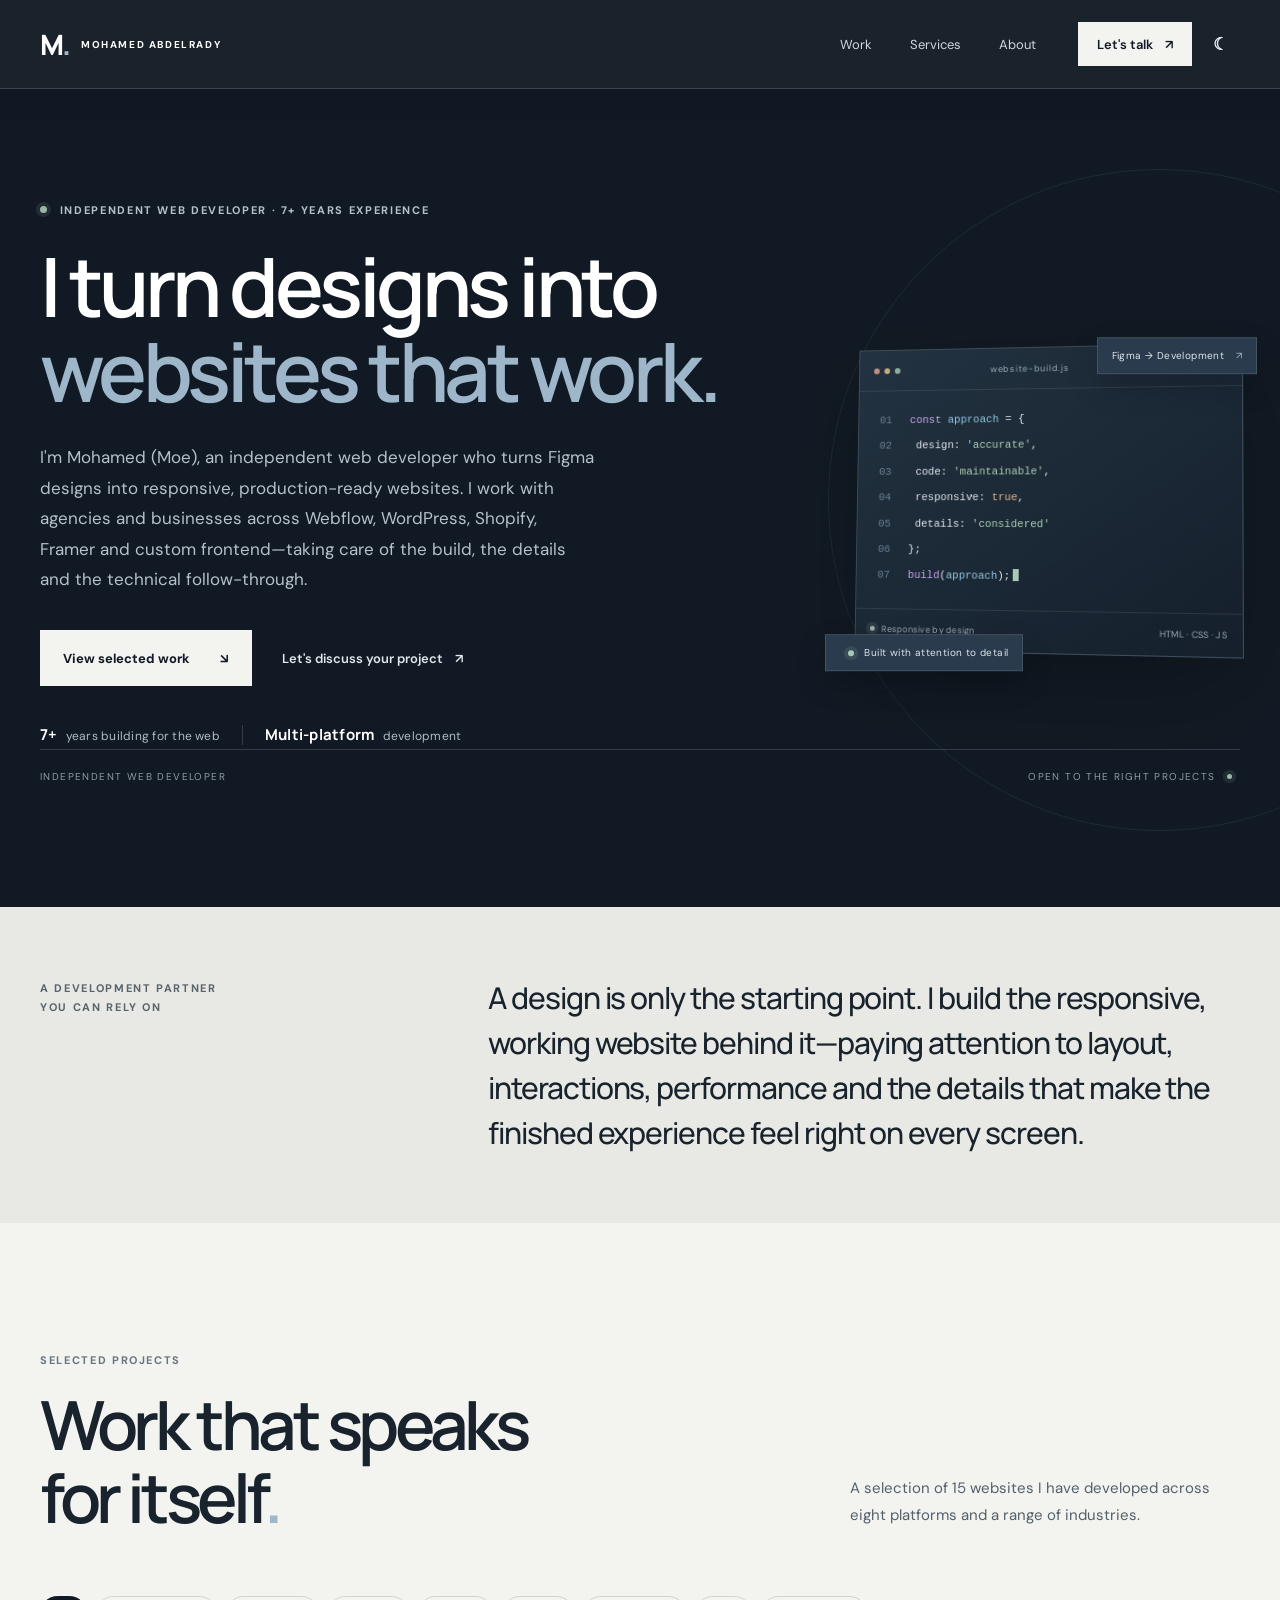
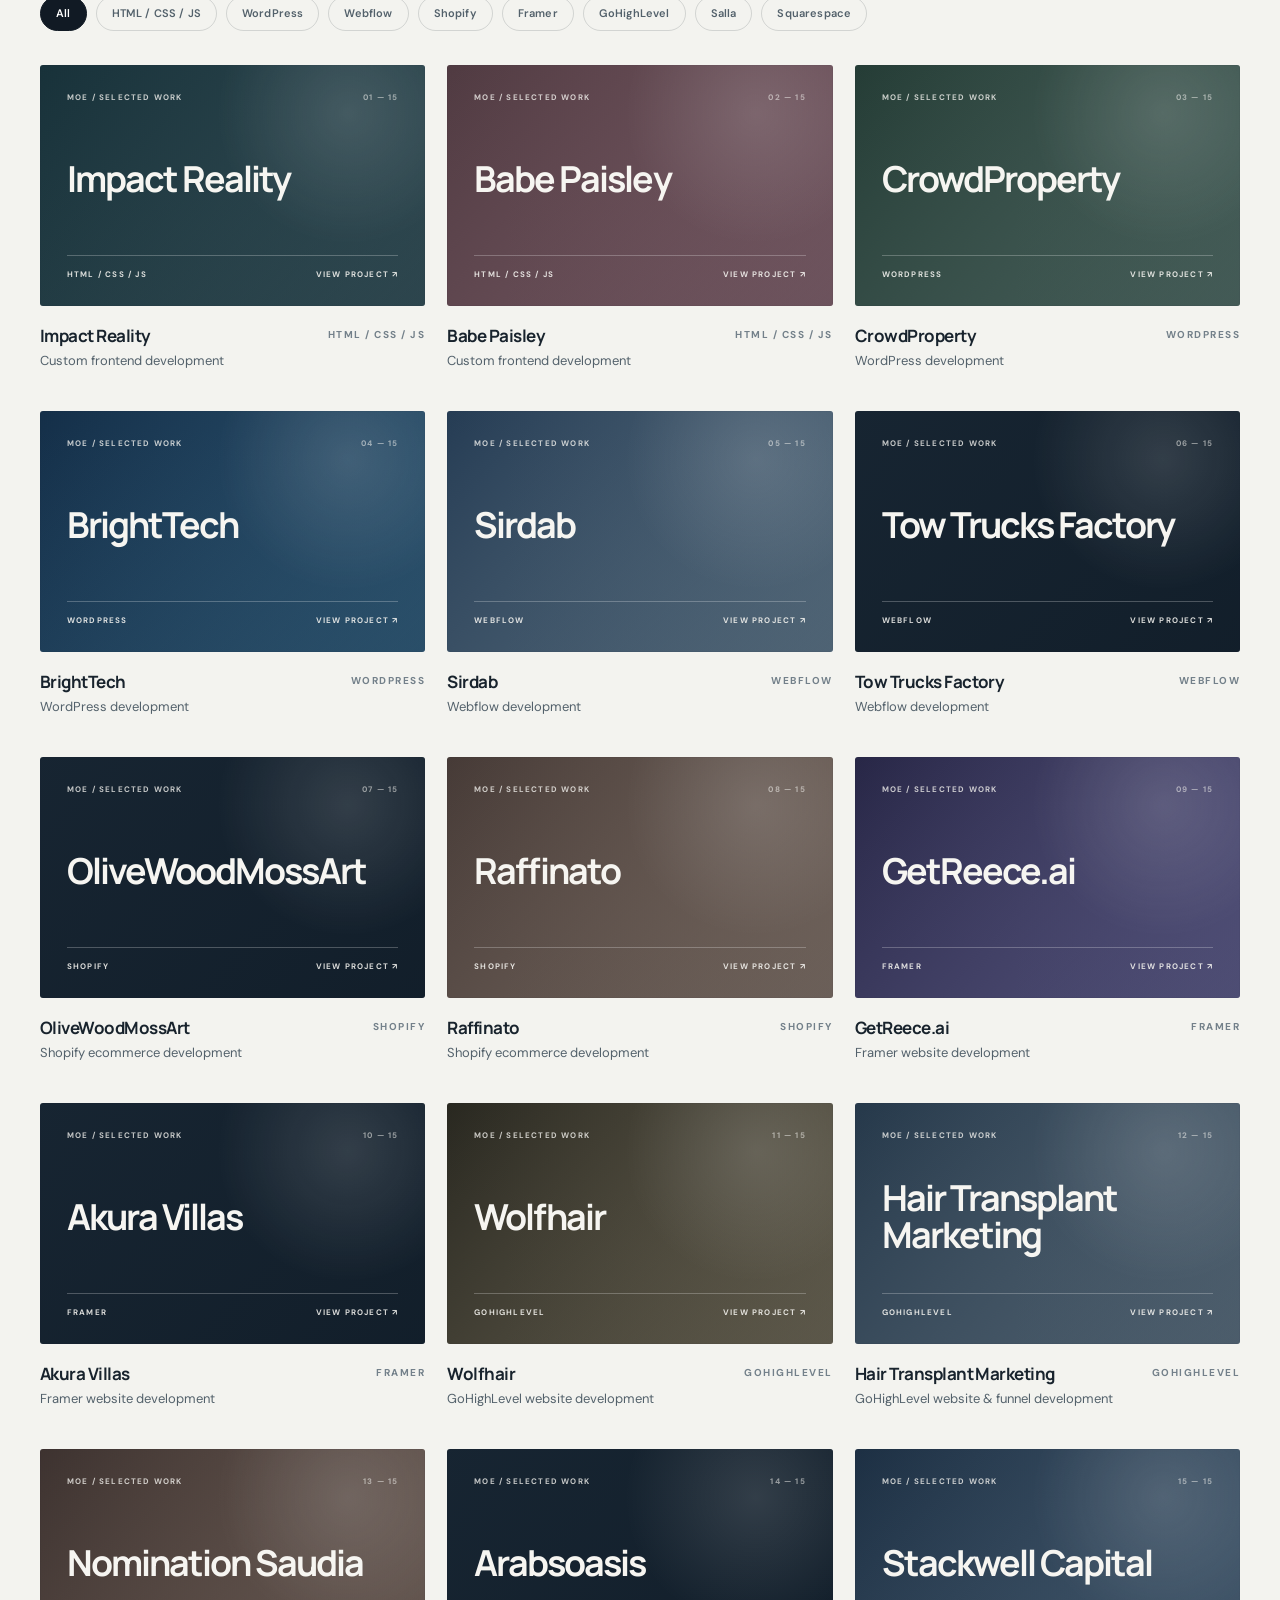
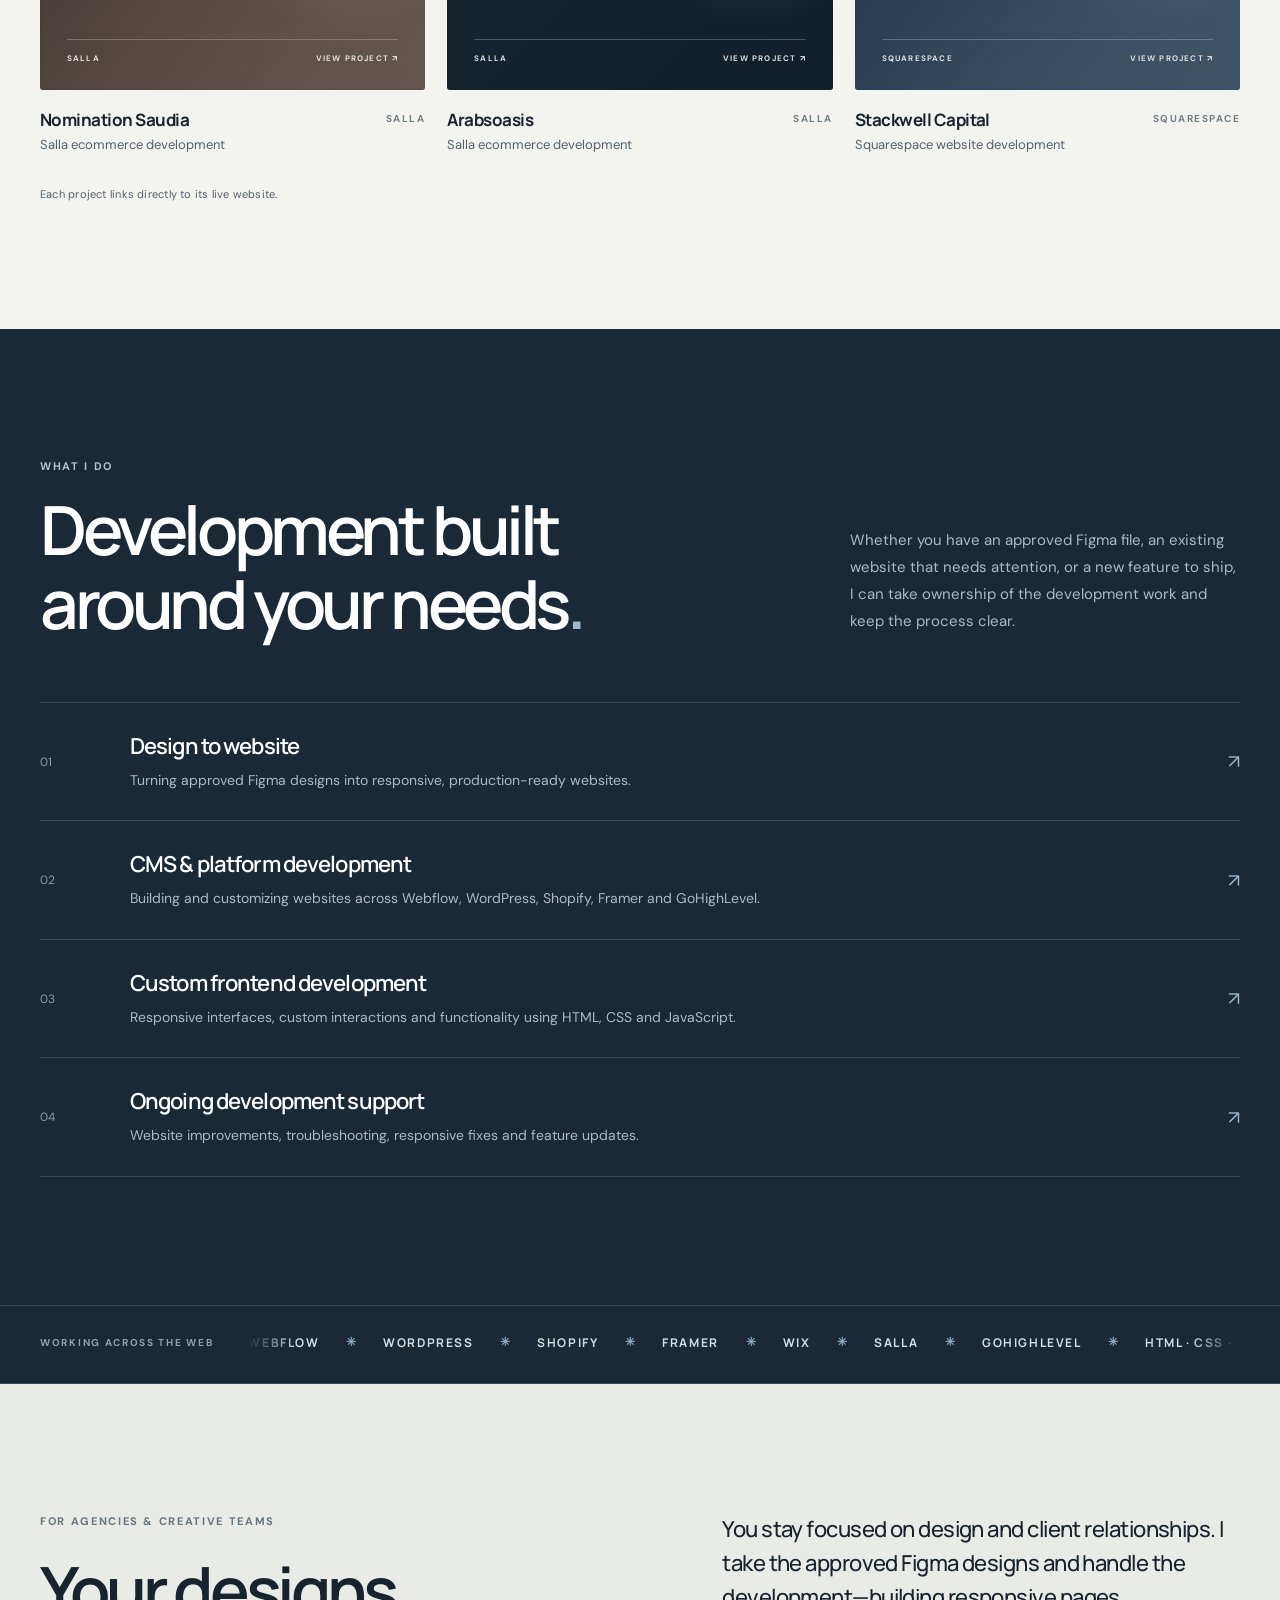
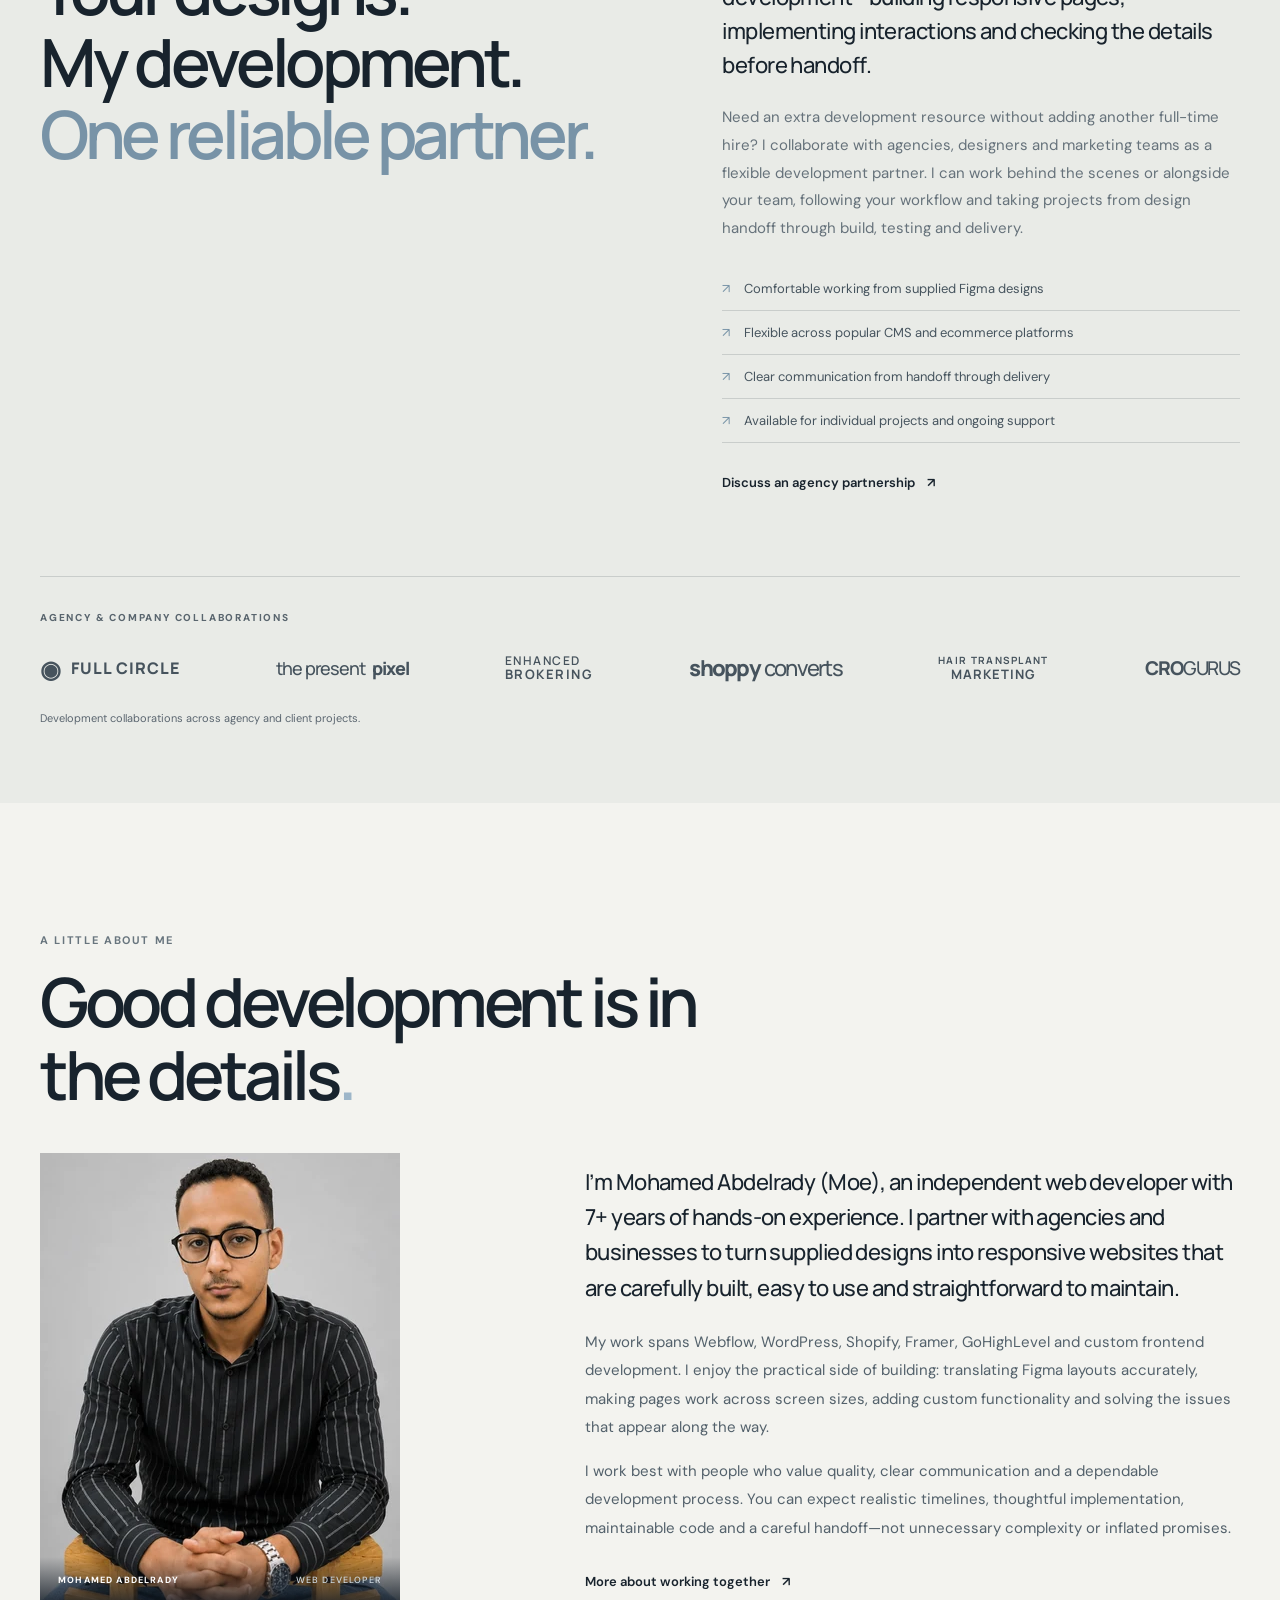
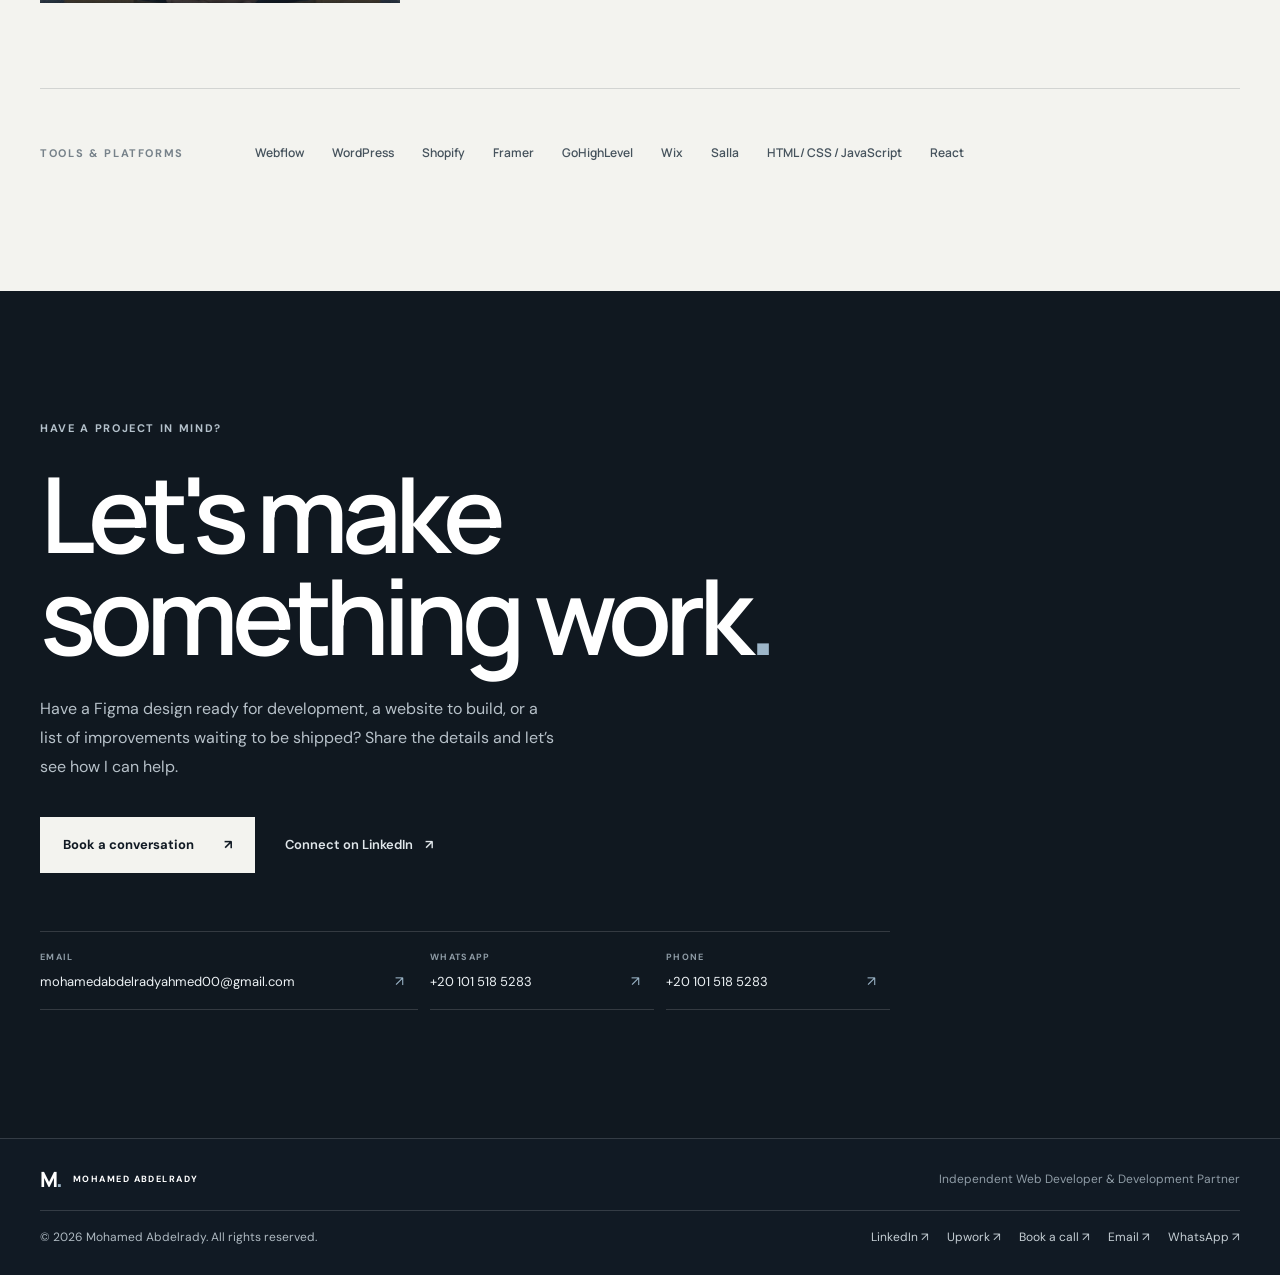
<file: index.html>
<!doctype html>
<html lang="en">
<head>
  <meta charset="utf-8">
  <meta name="viewport" content="width=device-width, initial-scale=1">
  <meta name="theme-color" content="#111a24">
  <meta name="robots" content="index,follow,max-image-preview:large">
  <link rel="canonical" href="https://mohamed-abdelrady.github.io/Personal-Brand/">
  <link rel="icon" href="assets/favicon.svg" type="image/svg+xml">
  <link rel="icon" href="assets/favicon-32.png" type="image/png" sizes="32x32">
  <link rel="icon" href="assets/favicon-16.png" type="image/png" sizes="16x16">
  <link rel="apple-touch-icon" href="assets/apple-touch-icon.png">
  <link rel="manifest" href="site.webmanifest">
  <meta property="og:site_name" content="Mohamed Abdelrady">
  <meta property="og:url" content="https://mohamed-abdelrady.github.io/Personal-Brand/">
  <meta property="og:image" content="https://mohamed-abdelrady.github.io/Personal-Brand/assets/images/og-cover.jpg">
  <meta property="og:image:secure_url" content="https://mohamed-abdelrady.github.io/Personal-Brand/assets/images/og-cover.jpg">
  <meta property="og:image:type" content="image/jpeg">
  <meta property="og:image:width" content="1200">
  <meta property="og:image:height" content="630">
  <meta property="og:image:alt" content="Mohamed Abdelrady — Web Developer and Development Partner">
  <meta property="og:locale" content="en_US">
  <meta name="twitter:card" content="summary_large_image">
  <meta name="twitter:title" content="Mohamed Abdelrady | Web Developer & Development Partner">
  <meta name="twitter:description" content="Figma-to-website development for agencies and businesses. Webflow, WordPress, Shopify, Framer, Wix, Salla and custom frontend.">
  <meta name="twitter:image" content="https://mohamed-abdelrady.github.io/Personal-Brand/assets/images/og-cover.jpg">
  <meta name="twitter:image:alt" content="Mohamed Abdelrady — Web Developer and Development Partner">
  <meta name="color-scheme" content="light dark">
  <meta name="description" content="Mohamed Abdelrady (Moe) is an independent web developer with 7+ years of experience, turning Figma designs into responsive websites using Webflow, WordPress, Shopify, Framer and custom frontend technologies.">
  <meta property="og:type" content="website">
  <meta property="og:title" content="Mohamed Abdelrady — Web Developer & Development Partner">
  <meta property="og:description" content="Figma to finished website. Reliable development for agencies and businesses.">
  <meta name="author" content="Mohamed Abdelrady">
  <title>Mohamed Abdelrady | Web Developer & Development Partner</title>
  <link rel="preconnect" href="https://fonts.googleapis.com">
  <link rel="preconnect" href="https://fonts.gstatic.com" crossorigin>
  <link href="https://fonts.googleapis.com/css2?family=DM+Sans:wght@400;500;600;700&family=Manrope:wght@400;500;600;700;800&display=swap" rel="stylesheet">
  <link rel="stylesheet" href="css/style.css">
  <script type="application/ld+json">
  {"@context":"https://schema.org","@type":"Person","name":"Mohamed Abdelrady","alternateName":"Moe","url":"https://mohamed-abdelrady.github.io/Personal-Brand/","jobTitle":"Web Developer & Development Partner","description":"Independent web developer helping agencies and businesses turn Figma designs into responsive websites.","email":"mohamedabdelradyahmed00@gmail.com","telephone":"+201015185283","sameAs":["https://www.linkedin.com/in/mohamed-abdelrady/","https://upwork.com/freelancers/moaburehab"],"knowsAbout":["Webflow development","WordPress development","Shopify development","Framer development","GoHighLevel","Frontend development","HTML","CSS","JavaScript","React"]}
  </script>
  <script src="js/main.js" defer></script>
</head>
<body>
  <header class="site-header" id="top">
    <div class="container nav-wrap">
      <a class="brand" href="#hero" aria-label="Mohamed Abdelrady home">
        <span class="brand-mark">M<span>.</span></span>
        <span class="brand-name">MOHAMED ABDELRADY</span>
      </a>

      <button class="menu-toggle" type="button" aria-label="Open navigation" aria-expanded="false" aria-controls="primary-nav">
        <span></span><span></span>
      </button>

      <nav class="primary-nav" id="primary-nav" aria-label="Main navigation">
        <div class="center-nav">
        <a href="#work">Work</a>
        <a href="#services">Services</a>
        <a href="#about">About</a>
        </div>
        <div class="right-nav">
        <a class="nav-contact" href="#contact">Let's talk <span aria-hidden="true">↗</span></a>
        <button class="theme-toggle" type="button" aria-label="Switch to dark mode" title="Switch to dark mode"><span class="theme-icon" aria-hidden="true">☾</span></button>
        </div>
      </nav>
    </div>
  </header>

  <main id="main-content">
    <section class="hero dark-section" aria-labelledby="hero-title" id="hero">
      <div class="container hero-inner">
        <div class="hero-copy">
          <p class="eyebrow"><span class="status-dot"></span> INDEPENDENT WEB DEVELOPER · 7+ YEARS EXPERIENCE</p>
          <h1 id="hero-title">I turn designs into<br><span>websites that work.</span></h1>
          <p class="hero-description">
            I'm Mohamed (Moe), an independent web developer who turns Figma designs into responsive, production-ready websites. I work with agencies and businesses across Webflow, WordPress, Shopify, Framer and custom frontend—taking care of the build, the details and the technical follow-through.
          </p>
          <div class="hero-actions">
            <a class="button button-light" href="#work">View selected work <span aria-hidden="true">↘</span></a>
            <a class="text-link light-link" href="#contact">Let's discuss your project <span aria-hidden="true">↗</span></a>
          </div>
          <div class="hero-proof">
            <span><strong>7+</strong> years building for the web</span>
            <span class="proof-divider"></span>
            <span><strong>Multi-platform</strong> development</span>
          </div>
        </div>

        <div class="hero-aside" aria-label="Development preview">
          <div class="code-card">
            <div class="code-card-top"><span class="window-dots"><i></i><i></i><i></i></span><span>website-build.js</span><span class="code-live">LIVE PREVIEW</span></div>
            <div class="code-lines" aria-hidden="true">
              <p><span class="code-muted">01</span> <span class="code-purple">const</span> <span class="code-blue">approach</span> = {</p>
              <p><span class="code-muted">02</span> &nbsp;design: <span class="code-green">'accurate'</span>,</p>
              <p><span class="code-muted">03</span> &nbsp;code: <span class="code-green">'maintainable'</span>,</p>
              <p><span class="code-muted">04</span> &nbsp;responsive: <span class="code-orange">true</span>,</p>
              <p><span class="code-muted">05</span> &nbsp;details: <span class="code-green">'considered'</span></p>
              <p><span class="code-muted">06</span> };</p>
              <p class="code-cursor-line"><span class="code-muted">07</span> <span class="code-purple">build</span>(<span class="code-blue">approach</span>);<span class="typing-cursor"></span></p>
            </div>
            <div class="code-card-bottom"><span><i class="status-dot"></i> Responsive by design</span><span>HTML · CSS · JS</span></div>
          </div>
          <div class="floating-tag tag-top">Figma → Development <span>↗</span></div>
          <div class="floating-tag tag-bottom"><span class="tag-pulse"></span> Built with attention to detail</div>
        </div>
        <div class="hero-bottom">
          <span>INDEPENDENT WEB DEVELOPER</span>
          <span>OPEN TO THE RIGHT PROJECTS <i class="status-dot"></i></span>
        </div>
      </div>
    </section>

    <section class="intro-strip">
      <div class="container intro-grid">
        <p class="section-kicker">A DEVELOPMENT PARTNER<br>YOU CAN RELY ON</p>
        <p class="intro-statement">A design is only the starting point. I build the responsive, working website behind it—paying attention to layout, interactions, performance and the details that make the finished experience feel right on every screen.</p>
      </div>
    </section>

    <section class="work-section light-section section-pad" id="work">
      <div class="container">
        <div class="section-heading">
          <div>
            <p class="eyebrow eyebrow-dark">SELECTED PROJECTS</p>
            <h2>Work that speaks<br>for itself<span class="accent-dot">.</span></h2>
          </div>
          <p class="section-note">A selection of 15 websites I have developed across eight platforms and a range of industries.</p>
        </div>
        <div class="project-filters" role="group" aria-label="Filter projects by platform"><button class="project-filter is-active" type="button" data-filter="All" aria-pressed="true">All</button>
<button class="project-filter" type="button" data-filter="HTML / CSS / JS" aria-pressed="false">HTML / CSS / JS</button>
<button class="project-filter" type="button" data-filter="WordPress" aria-pressed="false">WordPress</button>
<button class="project-filter" type="button" data-filter="Webflow" aria-pressed="false">Webflow</button>
<button class="project-filter" type="button" data-filter="Shopify" aria-pressed="false">Shopify</button>
<button class="project-filter" type="button" data-filter="Framer" aria-pressed="false">Framer</button>
<button class="project-filter" type="button" data-filter="GoHighLevel" aria-pressed="false">GoHighLevel</button>
<button class="project-filter" type="button" data-filter="Salla" aria-pressed="false">Salla</button>
<button class="project-filter" type="button" data-filter="Squarespace" aria-pressed="false">Squarespace</button></div>
        <div class="project-grid project-grid-expanded project-gallery"><article class="project-card" data-platform="HTML / CSS / JS">
  <a class="project-visual project-cover project-cover-impact-reality" href="https://www.impactreality.com/" target="_blank" rel="noopener noreferrer" aria-label="Visit Impact Reality website">
    <span class="cover-topline"><span class="cover-mark">MOE / SELECTED WORK</span><span class="cover-index">01 — 15</span></span>
    <span class="cover-name">Impact Reality</span>
    <span class="cover-bottomline"><span>HTML / CSS / JS</span><span class="cover-open">VIEW PROJECT ↗</span></span>
  </a>
  <div class="project-meta"><div><h3>Impact Reality</h3><p>Custom frontend development</p></div><span class="project-type">HTML / CSS / JS</span></div>
</article><article class="project-card" data-platform="HTML / CSS / JS">
  <a class="project-visual project-cover project-cover-babe-paisley" href="https://babepaisley.com/" target="_blank" rel="noopener noreferrer" aria-label="Visit Babe Paisley website">
    <span class="cover-topline"><span class="cover-mark">MOE / SELECTED WORK</span><span class="cover-index">02 — 15</span></span>
    <span class="cover-name">Babe Paisley</span>
    <span class="cover-bottomline"><span>HTML / CSS / JS</span><span class="cover-open">VIEW PROJECT ↗</span></span>
  </a>
  <div class="project-meta"><div><h3>Babe Paisley</h3><p>Custom frontend development</p></div><span class="project-type">HTML / CSS / JS</span></div>
</article><article class="project-card" data-platform="WordPress">
  <a class="project-visual project-cover project-cover-crowdproperty" href="https://www.crowdproperty.com/" target="_blank" rel="noopener noreferrer" aria-label="Visit CrowdProperty website">
    <span class="cover-topline"><span class="cover-mark">MOE / SELECTED WORK</span><span class="cover-index">03 — 15</span></span>
    <span class="cover-name">CrowdProperty</span>
    <span class="cover-bottomline"><span>WORDPRESS</span><span class="cover-open">VIEW PROJECT ↗</span></span>
  </a>
  <div class="project-meta"><div><h3>CrowdProperty</h3><p>WordPress development</p></div><span class="project-type">WORDPRESS</span></div>
</article><article class="project-card" data-platform="WordPress">
  <a class="project-visual project-cover project-cover-brighttech" href="https://brighttech.ai/" target="_blank" rel="noopener noreferrer" aria-label="Visit BrightTech website">
    <span class="cover-topline"><span class="cover-mark">MOE / SELECTED WORK</span><span class="cover-index">04 — 15</span></span>
    <span class="cover-name">BrightTech</span>
    <span class="cover-bottomline"><span>WORDPRESS</span><span class="cover-open">VIEW PROJECT ↗</span></span>
  </a>
  <div class="project-meta"><div><h3>BrightTech</h3><p>WordPress development</p></div><span class="project-type">WORDPRESS</span></div>
</article><article class="project-card" data-platform="Webflow">
  <a class="project-visual project-cover project-cover-sirdab" href="https://sirdab.co/en/" target="_blank" rel="noopener noreferrer" aria-label="Visit Sirdab website">
    <span class="cover-topline"><span class="cover-mark">MOE / SELECTED WORK</span><span class="cover-index">05 — 15</span></span>
    <span class="cover-name">Sirdab</span>
    <span class="cover-bottomline"><span>WEBFLOW</span><span class="cover-open">VIEW PROJECT ↗</span></span>
  </a>
  <div class="project-meta"><div><h3>Sirdab</h3><p>Webflow development</p></div><span class="project-type">WEBFLOW</span></div>
</article><article class="project-card" data-platform="Webflow">
  <a class="project-visual project-cover project-cover-tow-trucks-factory" href="https://www.towtrucksfactory.com/" target="_blank" rel="noopener noreferrer" aria-label="Visit Tow Trucks Factory website">
    <span class="cover-topline"><span class="cover-mark">MOE / SELECTED WORK</span><span class="cover-index">06 — 15</span></span>
    <span class="cover-name">Tow Trucks Factory</span>
    <span class="cover-bottomline"><span>WEBFLOW</span><span class="cover-open">VIEW PROJECT ↗</span></span>
  </a>
  <div class="project-meta"><div><h3>Tow Trucks Factory</h3><p>Webflow development</p></div><span class="project-type">WEBFLOW</span></div>
</article><article class="project-card" data-platform="Shopify">
  <a class="project-visual project-cover project-cover-olivewoodmossart" href="https://olivewoodmossart.com/" target="_blank" rel="noopener noreferrer" aria-label="Visit OliveWoodMossArt website">
    <span class="cover-topline"><span class="cover-mark">MOE / SELECTED WORK</span><span class="cover-index">07 — 15</span></span>
    <span class="cover-name">OliveWoodMossArt</span>
    <span class="cover-bottomline"><span>SHOPIFY</span><span class="cover-open">VIEW PROJECT ↗</span></span>
  </a>
  <div class="project-meta"><div><h3>OliveWoodMossArt</h3><p>Shopify ecommerce development</p></div><span class="project-type">SHOPIFY</span></div>
</article><article class="project-card" data-platform="Shopify">
  <a class="project-visual project-cover project-cover-raffinato" href="https://raffinato.sa/" target="_blank" rel="noopener noreferrer" aria-label="Visit Raffinato website">
    <span class="cover-topline"><span class="cover-mark">MOE / SELECTED WORK</span><span class="cover-index">08 — 15</span></span>
    <span class="cover-name">Raffinato</span>
    <span class="cover-bottomline"><span>SHOPIFY</span><span class="cover-open">VIEW PROJECT ↗</span></span>
  </a>
  <div class="project-meta"><div><h3>Raffinato</h3><p>Shopify ecommerce development</p></div><span class="project-type">SHOPIFY</span></div>
</article><article class="project-card" data-platform="Framer">
  <a class="project-visual project-cover project-cover-getreece-ai" href="https://www.getreece.ai/" target="_blank" rel="noopener noreferrer" aria-label="Visit GetReece.ai website">
    <span class="cover-topline"><span class="cover-mark">MOE / SELECTED WORK</span><span class="cover-index">09 — 15</span></span>
    <span class="cover-name">GetReece.ai</span>
    <span class="cover-bottomline"><span>FRAMER</span><span class="cover-open">VIEW PROJECT ↗</span></span>
  </a>
  <div class="project-meta"><div><h3>GetReece.ai</h3><p>Framer website development</p></div><span class="project-type">FRAMER</span></div>
</article><article class="project-card" data-platform="Framer">
  <a class="project-visual project-cover project-cover-akura-villas" href="https://www.akuravillas.com/" target="_blank" rel="noopener noreferrer" aria-label="Visit Akura Villas website">
    <span class="cover-topline"><span class="cover-mark">MOE / SELECTED WORK</span><span class="cover-index">10 — 15</span></span>
    <span class="cover-name">Akura Villas</span>
    <span class="cover-bottomline"><span>FRAMER</span><span class="cover-open">VIEW PROJECT ↗</span></span>
  </a>
  <div class="project-meta"><div><h3>Akura Villas</h3><p>Framer website development</p></div><span class="project-type">FRAMER</span></div>
</article><article class="project-card" data-platform="GoHighLevel">
  <a class="project-visual project-cover project-cover-wolfhair" href="https://wolfhair.info/home" target="_blank" rel="noopener noreferrer" aria-label="Visit Wolfhair website">
    <span class="cover-topline"><span class="cover-mark">MOE / SELECTED WORK</span><span class="cover-index">11 — 15</span></span>
    <span class="cover-name">Wolfhair</span>
    <span class="cover-bottomline"><span>GOHIGHLEVEL</span><span class="cover-open">VIEW PROJECT ↗</span></span>
  </a>
  <div class="project-meta"><div><h3>Wolfhair</h3><p>GoHighLevel website development</p></div><span class="project-type">GOHIGHLEVEL</span></div>
</article><article class="project-card" data-platform="GoHighLevel">
  <a class="project-visual project-cover project-cover-hair-transplant-marketing" href="https://hairtransplant-marketing.com/" target="_blank" rel="noopener noreferrer" aria-label="Visit Hair Transplant Marketing website">
    <span class="cover-topline"><span class="cover-mark">MOE / SELECTED WORK</span><span class="cover-index">12 — 15</span></span>
    <span class="cover-name">Hair Transplant Marketing</span>
    <span class="cover-bottomline"><span>GOHIGHLEVEL</span><span class="cover-open">VIEW PROJECT ↗</span></span>
  </a>
  <div class="project-meta"><div><h3>Hair Transplant Marketing</h3><p>GoHighLevel website &amp; funnel development</p></div><span class="project-type">GOHIGHLEVEL</span></div>
</article><article class="project-card" data-platform="Salla">
  <a class="project-visual project-cover project-cover-nomination-saudia" href="https://nomination-saudia.com/ar" target="_blank" rel="noopener noreferrer" aria-label="Visit Nomination Saudia website">
    <span class="cover-topline"><span class="cover-mark">MOE / SELECTED WORK</span><span class="cover-index">13 — 15</span></span>
    <span class="cover-name">Nomination Saudia</span>
    <span class="cover-bottomline"><span>SALLA</span><span class="cover-open">VIEW PROJECT ↗</span></span>
  </a>
  <div class="project-meta"><div><h3>Nomination Saudia</h3><p>Salla ecommerce development</p></div><span class="project-type">SALLA</span></div>
</article><article class="project-card" data-platform="Salla">
  <a class="project-visual project-cover project-cover-arabsoasis" href="https://arabsoasis.com/" target="_blank" rel="noopener noreferrer" aria-label="Visit Arabsoasis website">
    <span class="cover-topline"><span class="cover-mark">MOE / SELECTED WORK</span><span class="cover-index">14 — 15</span></span>
    <span class="cover-name">Arabsoasis</span>
    <span class="cover-bottomline"><span>SALLA</span><span class="cover-open">VIEW PROJECT ↗</span></span>
  </a>
  <div class="project-meta"><div><h3>Arabsoasis</h3><p>Salla ecommerce development</p></div><span class="project-type">SALLA</span></div>
</article><article class="project-card" data-platform="Squarespace">
  <a class="project-visual project-cover project-cover-stackwell-capital" href="https://www.stackwellcapital.com/" target="_blank" rel="noopener noreferrer" aria-label="Visit Stackwell Capital website">
    <span class="cover-topline"><span class="cover-mark">MOE / SELECTED WORK</span><span class="cover-index">15 — 15</span></span>
    <span class="cover-name">Stackwell Capital</span>
    <span class="cover-bottomline"><span>SQUARESPACE</span><span class="cover-open">VIEW PROJECT ↗</span></span>
  </a>
  <div class="project-meta"><div><h3>Stackwell Capital</h3><p>Squarespace website development</p></div><span class="project-type">SQUARESPACE</span></div>
</article></div>
        <p class="project-gallery-note">Each project links directly to its live website.</p>
      </div>
    </section>

    <section class="services-section dark-section section-pad" id="services">
      <div class="container">
        <div class="section-heading section-heading-light">
          <div>
            <p class="eyebrow">WHAT I DO</p>
            <h2>Development built<br>around your needs<span class="accent-dot">.</span></h2>
          </div>
          <p class="section-note">Whether you have an approved Figma file, an existing website that needs attention, or a new feature to ship, I can take ownership of the development work and keep the process clear.</p>
        </div>
        <div class="service-list">
          <article class="service-item"><span class="service-number">01</span><div><h3>Design to website</h3><p>Turning approved Figma designs into responsive, production-ready websites.</p></div><span class="service-arrow">↗</span></article>
          <article class="service-item"><span class="service-number">02</span><div><h3>CMS &amp; platform development</h3><p>Building and customizing websites across Webflow, WordPress, Shopify, Framer and GoHighLevel.</p></div><span class="service-arrow">↗</span></article>
          <article class="service-item"><span class="service-number">03</span><div><h3>Custom frontend development</h3><p>Responsive interfaces, custom interactions and functionality using HTML, CSS and JavaScript.</p></div><span class="service-arrow">↗</span></article>
          <article class="service-item"><span class="service-number">04</span><div><h3>Ongoing development support</h3><p>Website improvements, troubleshooting, responsive fixes and feature updates.</p></div><span class="service-arrow">↗</span></article>
        </div>
      </div>
    </section>

    <section class="platform-band dark-section" aria-label="Platforms and technologies">
      <div class="container platform-band-inner">
        <span class="platform-caption">WORKING ACROSS THE WEB</span>
        <div class="platform-track">
          <div class="platform-items"><span>WEBFLOW</span><b>✳</b><span>WORDPRESS</span><b>✳</b><span>SHOPIFY</span><b>✳</b><span>FRAMER</span><b>✳</b><span>WIX</span><b>✳</b><span>SALLA</span><b>✳</b><span>GOHIGHLEVEL</span><b>✳</b><span>HTML · CSS · JS</span><b>✳</b></div>
          <div class="platform-items" aria-hidden="true"><span>WEBFLOW</span><b>✳</b><span>WORDPRESS</span><b>✳</b><span>SHOPIFY</span><b>✳</b><span>FRAMER</span><b>✳</b><span>WIX</span><b>✳</b><span>SALLA</span><b>✳</b><span>GOHIGHLEVEL</span><b>✳</b><span>HTML · CSS · JS</span><b>✳</b></div>
        </div>
      </div>
    </section>

    <section class="agency-section light-section section-pad" id="agency-partnerships">
      <div class="container agency-grid">
        <div>
          <p class="eyebrow eyebrow-dark">FOR AGENCIES &amp; CREATIVE TEAMS</p>
          <h2>Your designs.<br>My development.<br><span class="agency-accent">One reliable partner.</span></h2>
        </div>
        <div class="agency-copy">
          <p class="about-lead">You stay focused on design and client relationships. I take the approved Figma designs and handle the development—building responsive pages, implementing interactions and checking the details before handoff.</p>
          <p>Need an extra development resource without adding another full-time hire? I collaborate with agencies, designers and marketing teams as a flexible development partner. I can work behind the scenes or alongside your team, following your workflow and taking projects from design handoff through build, testing and delivery.</p>
          <ul class="agency-points">
            <li>Comfortable working from supplied Figma designs</li>
            <li>Flexible across popular CMS and ecommerce platforms</li>
            <li>Clear communication from handoff through delivery</li>
            <li>Available for individual projects and ongoing support</li>
          </ul>
          <a class="text-link dark-link" href="https://calendly.com/mohamedabdelradyahmed00/30min" target="_blank" rel="noopener noreferrer">Discuss an agency partnership <span aria-hidden="true">↗</span></a>
        </div>
      </div>
      <div class="container collaboration-wrap">
        <p class="collaboration-label">AGENCY &amp; COMPANY COLLABORATIONS</p>
        <div class="collaboration-logos" aria-label="Companies I've collaborated with">
          <span class="collab-logo collab-fullcircle"><i>◉</i> FULL CIRCLE</span>
          <span class="collab-logo collab-present">the present <b>pixel</b></span>
          <span class="collab-logo collab-enhanced">ENHANCED<br><b>BROKERING</b></span>
          <span class="collab-logo collab-shoppy">shoppy<span>converts</span></span>
          <a class="collab-logo collab-htm" href="https://www.facebook.com/profile.php?id=61586852227511" target="_blank" rel="noopener noreferrer" aria-label="Hair Transplant Marketing on Facebook">HAIR TRANSPLANT<br><b>MARKETING</b></a>
          <a class="collab-logo collab-crogurus" href="https://www.facebook.com/CROGURUS" target="_blank" rel="noopener noreferrer" aria-label="CROGURUS on Facebook">CRO<span>GURUS</span></a>
        </div>
        <p class="collaboration-note">Development collaborations across agency and client projects.</p>
      </div>
    </section>

    <section class="about-section light-section section-pad" id="about" aria-labelledby="about-title">
      <div class="container about-grid">
        <div class="about-heading">
          <p class="eyebrow eyebrow-dark about-eyebrow">A LITTLE ABOUT ME</p>
          <h2 id="about-title">Good development is in the details<span class="accent-dot">.</span></h2>
        </div>
        <div class="about-content-grid">
          <div class="about-visual-column">
            <figure class="profile-portrait">
              <picture>
                <source
                  type="image/webp"
                  srcset="assets/images/profile-360.webp 360w, assets/images/profile-720.webp 720w"
                  sizes="(max-width: 400px) calc(100vw - 40px), 360px">
                <img src="assets/images/profile.png" alt="Mohamed Abdelrady, independent web developer" width="792" height="1087" loading="lazy" decoding="async">
              </picture>
              <figcaption>MOHAMED ABDELRADY <span>WEB DEVELOPER</span></figcaption>
            </figure>
          </div>
          <div class="about-copy">
            <p class="about-lead">I’m Mohamed Abdelrady (Moe), an independent web developer with 7+ years of hands-on experience. I partner with agencies and businesses to turn supplied designs into responsive websites that are carefully built, easy to use and straightforward to maintain.</p>
            <p>My work spans Webflow, WordPress, Shopify, Framer, GoHighLevel and custom frontend development. I enjoy the practical side of building: translating Figma layouts accurately, making pages work across screen sizes, adding custom functionality and solving the issues that appear along the way.</p>
            <p>I work best with people who value quality, clear communication and a dependable development process. You can expect realistic timelines, thoughtful implementation, maintainable code and a careful handoff—not unnecessary complexity or inflated promises.</p>
            <a class="text-link dark-link" href="#contact">More about working together <span aria-hidden="true">↗</span></a>
          </div>
        </div>
      </div>
      <div class="container tech-row">
        <span class="tech-label">TOOLS &amp; PLATFORMS</span>
        <div class="tech-list"><span>Webflow</span><span>WordPress</span><span>Shopify</span><span>Framer</span><span>GoHighLevel</span><span>Wix</span><span>Salla</span><span>HTML / CSS / JavaScript</span><span>React</span></div>
      </div>
    </section>

    <section class="contact-section dark-section section-pad" id="contact">
      <div class="container contact-inner">
        <p class="eyebrow">HAVE A PROJECT IN MIND?</p>
        <h2>Let's make<br>something work<span class="accent-dot">.</span></h2>
        <p class="contact-copy">Have a Figma design ready for development, a website to build, or a list of improvements waiting to be shipped? Share the details and let’s see how I can help.</p>
        <div class="contact-actions">
          <a class="button button-light" href="https://calendly.com/mohamedabdelradyahmed00/30min" target="_blank" rel="noopener noreferrer">Book a conversation <span aria-hidden="true">↗</span></a>
          <a class="text-link light-link" href="https://www.linkedin.com/in/mohamed-abdelrady/" target="_blank" rel="noopener noreferrer">Connect on LinkedIn <span aria-hidden="true">↗</span></a>
        </div>
        <div class="contact-details" aria-label="Direct contact details">
          <a class="contact-detail" href="mailto:mohamedabdelradyahmed00@gmail.com">
            <span class="contact-detail-label">EMAIL</span>
            <span class="contact-detail-value">mohamedabdelradyahmed00@gmail.com</span>
            <span class="contact-detail-arrow" aria-hidden="true">↗</span>
          </a>
          <a class="contact-detail" href="https://wa.me/201015185283" target="_blank" rel="noopener noreferrer" aria-label="Message Mohamed on WhatsApp at +20 101 518 5283">
            <span class="contact-detail-label">WHATSAPP</span>
            <span class="contact-detail-value">+20 101 518 5283</span>
            <span class="contact-detail-arrow" aria-hidden="true">↗</span>
          </a>
          <a class="contact-detail" href="tel:+201015185283">
            <span class="contact-detail-label">PHONE</span>
            <span class="contact-detail-value">+20 101 518 5283</span>
            <span class="contact-detail-arrow" aria-hidden="true">↗</span>
          </a>
        </div>
      </div>
    </section>
  </main>

  <footer class="site-footer dark-section">
    <div class="container footer-inner">
      <a class="brand footer-brand" href="#hero"><span class="brand-mark">M<span>.</span></span><span class="brand-name">MOHAMED ABDELRADY</span></a>
      <p>Independent Web Developer &amp; Development Partner</p>
      
      <div class="bottom-footer">
        <span class="copyright">© <span id="year"></span> Mohamed Abdelrady. All rights reserved.</span>
        <div class="footer-links">
          <a href="https://www.linkedin.com/in/mohamed-abdelrady/" target="_blank" rel="noopener noreferrer">LinkedIn ↗</a>
          <a href="https://upwork.com/freelancers/~0131eaf1944c2cbdd9" target="_blank" rel="noopener noreferrer">Upwork ↗</a>
          <a href="https://calendly.com/mohamedabdelradyahmed00/30min" target="_blank" rel="noopener noreferrer">Book a call ↗</a>
          <a href="mailto:mohamedabdelradyahmed00@gmail.com">Email ↗</a>
          <a href="https://wa.me/201015185283" target="_blank" rel="noopener noreferrer">WhatsApp ↗</a>
        </div>
      </div>
    </div>
  </footer>
</body>
</html>
</file>
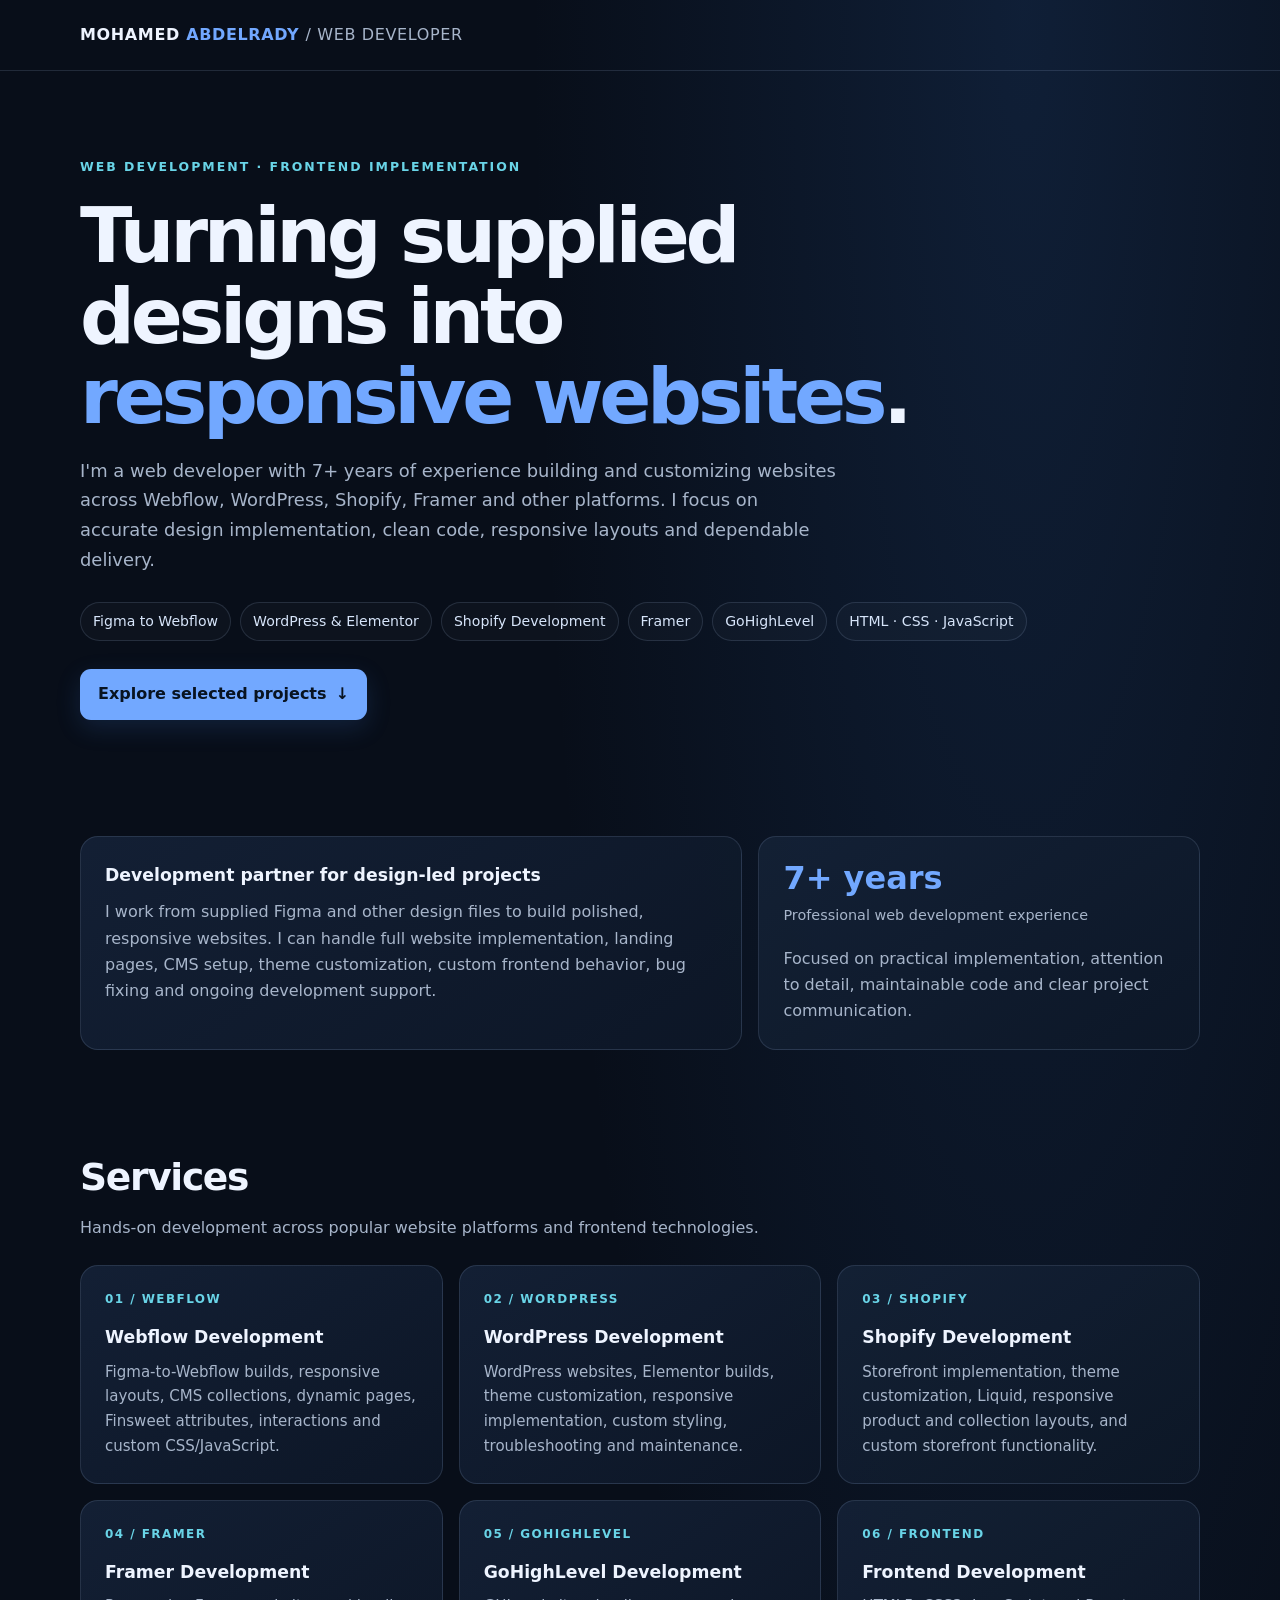
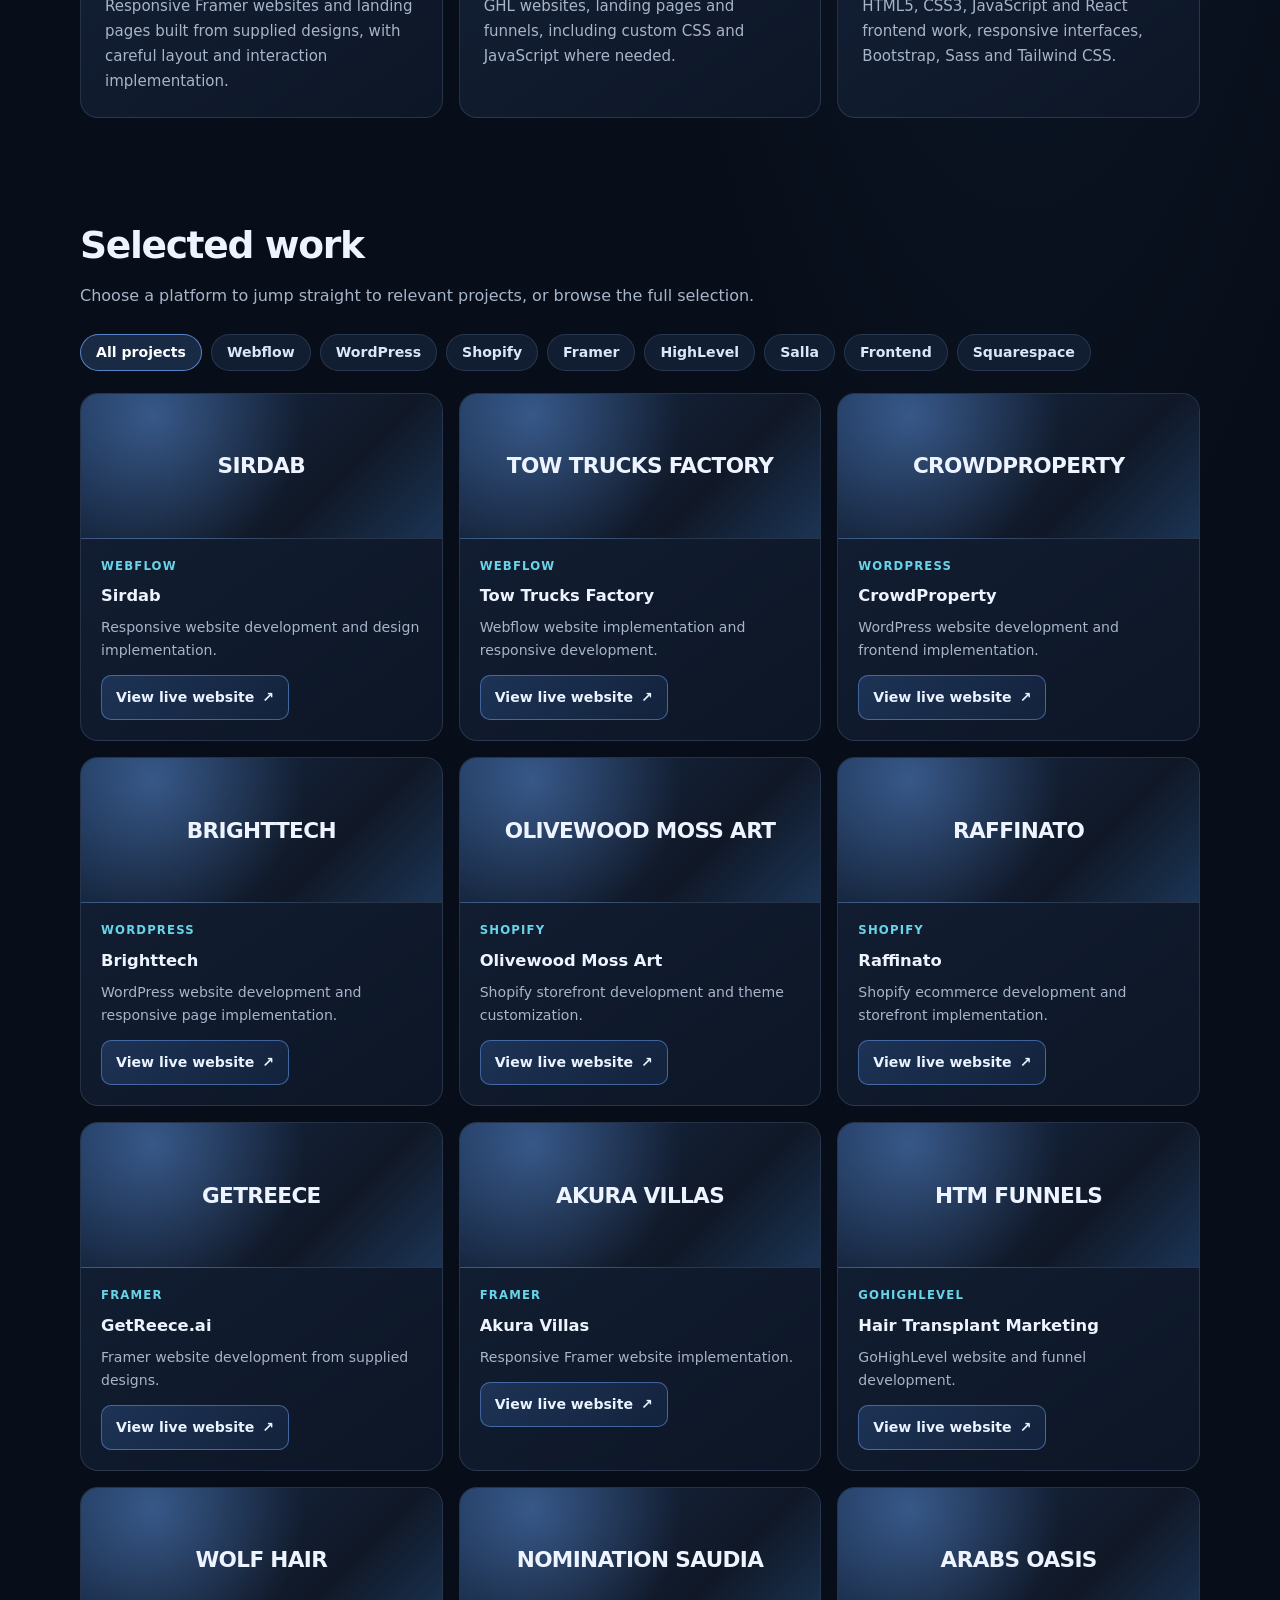
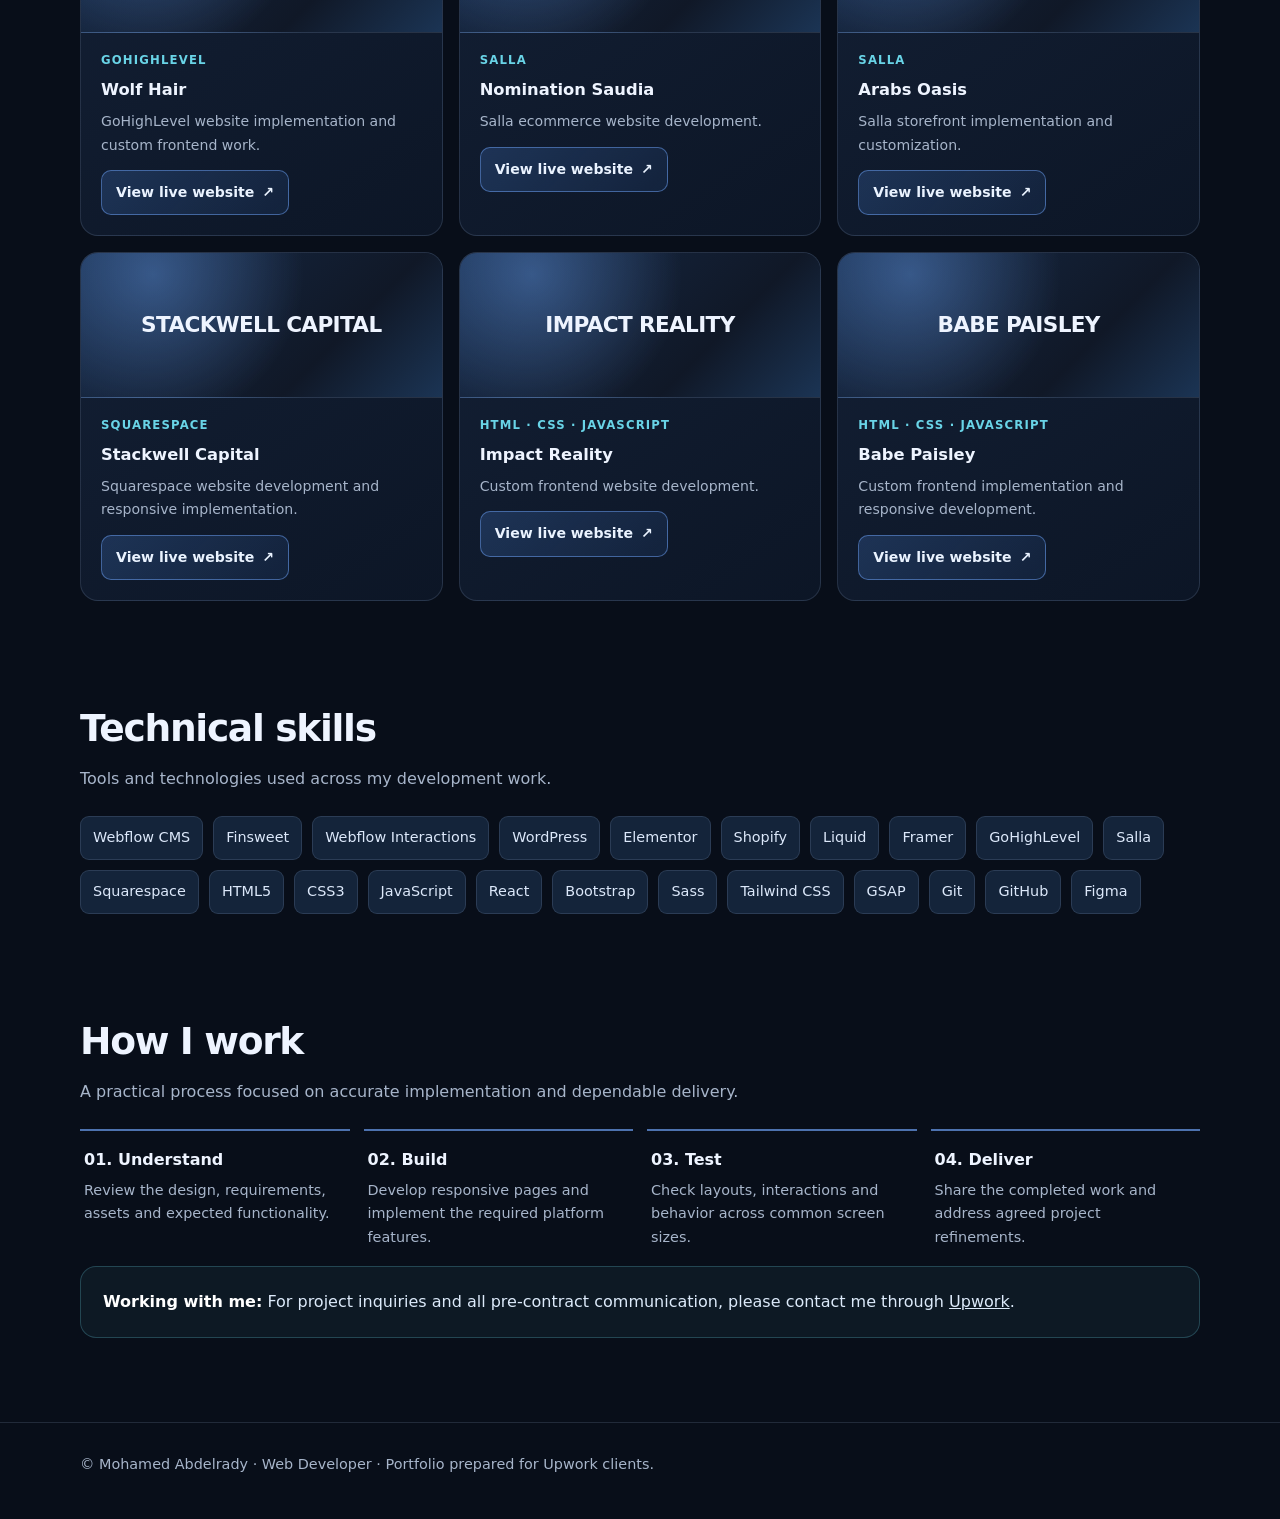
<file: upwork.html>
<!doctype html>
<html lang="en">
<head>
  <meta charset="utf-8">
  <meta name="viewport" content="width=device-width, initial-scale=1">
  <meta name="description" content="Web developer with 7+ years of experience building responsive Webflow, WordPress, Shopify, Framer, GoHighLevel, Salla and Squarespace websites from supplied designs.">
  <meta name="robots" content="index,follow">
  <meta name="theme-color" content="#0b1220">
  <title>Web Developer Portfolio | Webflow, WordPress, Shopify & Frontend</title>
  <link rel="icon" href="assets/favicon.svg" type="image/svg+xml">
  <link rel="icon" href="assets/favicon-32.png" type="image/png" sizes="32x32">
  <link rel="icon" href="assets/favicon-16.png" type="image/png" sizes="16x16">
  <link rel="apple-touch-icon" href="assets/apple-touch-icon.png">
  <style>
    :root{color-scheme:dark;--bg:#080e19;--panel:#101a2b;--panel2:#121f34;--line:rgba(160,184,220,.16);--text:#eef4ff;--muted:#a7b5ca;--blue:#72a8ff;--cyan:#69d4e7;--max:1120px}
    *{box-sizing:border-box}html{scroll-behavior:smooth}body{margin:0;background:radial-gradient(ellipse at 80% 0%,rgba(42,91,160,.22),transparent 34%),var(--bg);color:var(--text);font:16px/1.65 Inter,ui-sans-serif,system-ui,-apple-system,"Segoe UI",sans-serif}
    a{color:inherit}.wrap{width:min(var(--max),calc(100% - 40px));margin:auto}.top{padding:22px 0;border-bottom:1px solid var(--line)}.brand{font-weight:750;letter-spacing:.04em}.brand span{color:var(--blue)}
    .hero{padding:86px 0 68px}.eyebrow{color:var(--cyan);font-size:.78rem;font-weight:750;letter-spacing:.16em;text-transform:uppercase}.hero h1{max-width:850px;font-size:clamp(2.5rem,6vw,4.8rem);line-height:1.05;letter-spacing:-.055em;margin:18px 0}.hero h1 em{font-style:normal;color:var(--blue)}.lead{max-width:760px;color:var(--muted);font-size:1.12rem}.chips{display:flex;flex-wrap:wrap;gap:9px;margin-top:28px}.chip{padding:7px 12px;border:1px solid var(--line);border-radius:99px;background:rgba(255,255,255,.025);font-size:.88rem;color:#d7e5fa}
    section{padding:48px 0}.section-head{margin-bottom:24px}.section-head h2{font-size:clamp(1.7rem,3vw,2.35rem);letter-spacing:-.035em;margin:0 0 7px}.section-head p{margin:0;color:var(--muted)}.intro-grid,.service-grid,.project-grid{display:grid;gap:16px}.intro-grid{grid-template-columns:1.2fr .8fr}.card{background:linear-gradient(145deg,rgba(20,33,54,.95),rgba(13,23,39,.95));border:1px solid var(--line);border-radius:18px;padding:24px}.card h2{margin:0 0 10px;font-size:1.08rem}.card p{margin:0;color:var(--muted)}.stat{font-size:2rem;font-weight:800;color:var(--blue);line-height:1.1}.stat-label{color:var(--muted);font-size:.9rem;margin-top:8px}.service-grid{grid-template-columns:repeat(3,1fr)}.service{min-height:190px}.service .num{font-size:.75rem;color:var(--cyan);font-weight:750;letter-spacing:.12em}.service h2{margin:13px 0 8px}.service p{font-size:.94rem}
    .project-grid{grid-template-columns:repeat(3,1fr)}.project{padding:0;overflow:hidden}.cover{height:145px;display:flex;align-items:center;justify-content:center;text-align:center;padding:20px;background:radial-gradient(circle at 20% 15%,rgba(111,170,255,.38),transparent 48%),linear-gradient(135deg,#172b49,#101827 68%,#1b3454);border-bottom:1px solid var(--line)}.cover strong{font-size:1.35rem;letter-spacing:-.03em}.project-body{padding:18px 20px 20px}.tag{font-size:.73rem;color:var(--cyan);font-weight:750;letter-spacing:.1em;text-transform:uppercase}.project h2{margin:7px 0 6px;font-size:1.02rem}.project p{font-size:.88rem;color:var(--muted);margin:0 0 13px}.project-actions{display:flex;flex-wrap:wrap;gap:9px;margin-top:16px}.project .project-link{display:inline-flex;align-items:center;justify-content:center;gap:8px;min-height:42px;padding:10px 14px;border:1px solid rgba(114,168,255,.48);border-radius:10px;background:linear-gradient(135deg,rgba(74,130,215,.24),rgba(48,92,158,.16));color:#eaf3ff;font-size:.88rem;font-weight:700;text-decoration:none;transition:transform .18s ease,border-color .18s ease,background .18s ease}.project .project-link:hover{transform:translateY(-2px);border-color:var(--blue);background:rgba(74,130,215,.32);color:#fff}.project .project-link:focus-visible,.project-filter:focus-visible,.hero-cta:focus-visible{outline:3px solid var(--cyan);outline-offset:3px}.project-nav{display:flex;flex-wrap:wrap;gap:9px;margin:0 0 22px}.project-filter{appearance:none;border:1px solid var(--line);border-radius:999px;padding:9px 15px;background:#111e31;color:#d9e7fb;font-family:inherit;font-size:.88rem;line-height:1.2;font-weight:600;cursor:pointer;transition:background .18s ease,border-color .18s ease,color .18s ease}.project-filter:hover,.project-filter[aria-pressed="true"]{background:rgba(87,145,226,.22);border-color:rgba(114,168,255,.7);color:#fff}.hero-cta{display:inline-flex;align-items:center;gap:9px;margin-top:28px;padding:12px 18px;border-radius:11px;background:var(--blue);color:#081321;text-decoration:none;font-weight:800;box-shadow:0 8px 24px rgba(55,112,196,.2);transition:transform .18s ease,filter .18s ease}.hero-cta:hover{transform:translateY(-2px);filter:brightness(1.08)}.project[hidden]{display:none}
    .stack{display:flex;flex-wrap:wrap;gap:10px}.stack span{background:#14243a;border:1px solid var(--line);border-radius:9px;padding:9px 12px;color:#dce8fa;font-size:.9rem}.process{display:grid;grid-template-columns:repeat(4,1fr);gap:14px}.step{border-top:2px solid rgba(114,168,255,.65);padding:16px 4px}.step b{display:block;margin-bottom:5px}.step p{margin:0;color:var(--muted);font-size:.9rem}.note{padding:22px;border:1px solid rgba(105,212,231,.24);border-radius:16px;background:rgba(105,212,231,.055);color:#dceafa}.note strong{color:white}.foot{padding:30px 0 42px;border-top:1px solid var(--line);color:var(--muted);font-size:.9rem;margin-top:36px}
    @media(max-width:800px){.intro-grid{grid-template-columns:1fr}.service-grid,.project-grid{grid-template-columns:repeat(2,1fr)}.process{grid-template-columns:repeat(2,1fr)}}@media(max-width:540px){.wrap{width:min(100% - 28px,var(--max))}.hero{padding:62px 0 45px}.service-grid,.project-grid{grid-template-columns:1fr}.card{padding:20px}.cover{height:125px}}
  </style>
</head>
<body>
  <header class="top"><div class="wrap brand">MOHAMED <span>ABDELRADY</span> <span style="color:#a7b5ca;font-weight:500">/ WEB DEVELOPER</span></div></header>
  <main>
    <section class="hero"><div class="wrap">
      <div class="eyebrow">Web Development · Frontend Implementation</div>
      <h1>Turning supplied designs into <em>responsive websites</em>.</h1>
      <p class="lead">I'm a web developer with 7+ years of experience building and customizing websites across Webflow, WordPress, Shopify, Framer and other platforms. I focus on accurate design implementation, clean code, responsive layouts and dependable delivery.</p>
      <div class="chips"><span class="chip">Figma to Webflow</span><span class="chip">WordPress & Elementor</span><span class="chip">Shopify Development</span><span class="chip">Framer</span><span class="chip">GoHighLevel</span><span class="chip">HTML · CSS · JavaScript</span></div>
      <a class="hero-cta" href="#selected-work">Explore selected projects <span aria-hidden="true">↓</span></a>
    </div></section>
    <section><div class="wrap intro-grid">
      <article class="card"><h2>Development partner for design-led projects</h2><p>I work from supplied Figma and other design files to build polished, responsive websites. I can handle full website implementation, landing pages, CMS setup, theme customization, custom frontend behavior, bug fixing and ongoing development support.</p></article>
      <article class="card"><div class="stat">7+ years</div><div class="stat-label">Professional web development experience</div><p style="margin-top:18px">Focused on practical implementation, attention to detail, maintainable code and clear project communication.</p></article>
    </div></section>
    <section><div class="wrap"><div class="section-head"><h2>Services</h2><p>Hands-on development across popular website platforms and frontend technologies.</p></div>
      <div class="service-grid">
        <article class="card service"><div class="num">01 / WEBFLOW</div><h2>Webflow Development</h2><p>Figma-to-Webflow builds, responsive layouts, CMS collections, dynamic pages, Finsweet attributes, interactions and custom CSS/JavaScript.</p></article>
        <article class="card service"><div class="num">02 / WORDPRESS</div><h2>WordPress Development</h2><p>WordPress websites, Elementor builds, theme customization, responsive implementation, custom styling, troubleshooting and maintenance.</p></article>
        <article class="card service"><div class="num">03 / SHOPIFY</div><h2>Shopify Development</h2><p>Storefront implementation, theme customization, Liquid, responsive product and collection layouts, and custom storefront functionality.</p></article>
        <article class="card service"><div class="num">04 / FRAMER</div><h2>Framer Development</h2><p>Responsive Framer websites and landing pages built from supplied designs, with careful layout and interaction implementation.</p></article>
        <article class="card service"><div class="num">05 / GOHIGHLEVEL</div><h2>GoHighLevel Development</h2><p>GHL websites, landing pages and funnels, including custom CSS and JavaScript where needed.</p></article>
        <article class="card service"><div class="num">06 / FRONTEND</div><h2>Frontend Development</h2><p>HTML5, CSS3, JavaScript and React frontend work, responsive interfaces, Bootstrap, Sass and Tailwind CSS.</p></article>
      </div>
    </div></section>
    <section id="selected-work"><div class="wrap"><div class="section-head"><h2>Selected work</h2><p>Choose a platform to jump straight to relevant projects, or browse the full selection.</p></div>
      <nav class="project-nav" aria-label="Filter projects by platform">
        <button class="project-filter" type="button" data-filter="all" aria-pressed="true">All projects</button>
        <button class="project-filter" type="button" data-filter="webflow" aria-pressed="false">Webflow</button>
        <button class="project-filter" type="button" data-filter="wordpress" aria-pressed="false">WordPress</button>
        <button class="project-filter" type="button" data-filter="shopify" aria-pressed="false">Shopify</button>
        <button class="project-filter" type="button" data-filter="framer" aria-pressed="false">Framer</button>
        <button class="project-filter" type="button" data-filter="highlevel" aria-pressed="false">HighLevel</button>
        <button class="project-filter" type="button" data-filter="salla" aria-pressed="false">Salla</button>
        <button class="project-filter" type="button" data-filter="frontend" aria-pressed="false">Frontend</button>
        <button class="project-filter" type="button" data-filter="squarespace" aria-pressed="false">Squarespace</button>
      </nav>
      <div class="project-grid">
        <article class="card project" data-category="webflow"><div class="cover"><strong>SIRDAB</strong></div><div class="project-body"><div class="tag">Webflow</div><h2>Sirdab</h2><p>Responsive website development and design implementation.</p><a href="https://sirdab.co/en/" target="_blank" rel="noopener noreferrer" class="project-link">View live website <span aria-hidden="true">↗</span></a></div></article>
        <article class="card project" data-category="webflow"><div class="cover"><strong>TOW TRUCKS FACTORY</strong></div><div class="project-body"><div class="tag">Webflow</div><h2>Tow Trucks Factory</h2><p>Webflow website implementation and responsive development.</p><a href="https://www.towtrucksfactory.com/" target="_blank" rel="noopener noreferrer" class="project-link">View live website <span aria-hidden="true">↗</span></a></div></article>
        <article class="card project" data-category="wordpress"><div class="cover"><strong>CROWDPROPERTY</strong></div><div class="project-body"><div class="tag">WordPress</div><h2>CrowdProperty</h2><p>WordPress website development and frontend implementation.</p><a href="https://www.crowdproperty.com/" target="_blank" rel="noopener noreferrer" class="project-link">View live website <span aria-hidden="true">↗</span></a></div></article>
        <article class="card project" data-category="wordpress"><div class="cover"><strong>BRIGHTTECH</strong></div><div class="project-body"><div class="tag">WordPress</div><h2>Brighttech</h2><p>WordPress website development and responsive page implementation.</p><a href="https://brighttech.ai/" target="_blank" rel="noopener noreferrer" class="project-link">View live website <span aria-hidden="true">↗</span></a></div></article>
        <article class="card project" data-category="shopify"><div class="cover"><strong>OLIVEWOOD MOSS ART</strong></div><div class="project-body"><div class="tag">Shopify</div><h2>Olivewood Moss Art</h2><p>Shopify storefront development and theme customization.</p><a href="https://olivewoodmossart.com/" target="_blank" rel="noopener noreferrer" class="project-link">View live website <span aria-hidden="true">↗</span></a></div></article>
        <article class="card project" data-category="shopify"><div class="cover"><strong>RAFFINATO</strong></div><div class="project-body"><div class="tag">Shopify</div><h2>Raffinato</h2><p>Shopify ecommerce development and storefront implementation.</p><a href="https://raffinato.sa/" target="_blank" rel="noopener noreferrer" class="project-link">View live website <span aria-hidden="true">↗</span></a></div></article>
        <article class="card project" data-category="framer"><div class="cover"><strong>GETREECE</strong></div><div class="project-body"><div class="tag">Framer</div><h2>GetReece.ai</h2><p>Framer website development from supplied designs.</p><a href="https://www.getreece.ai/" target="_blank" rel="noopener noreferrer" class="project-link">View live website <span aria-hidden="true">↗</span></a></div></article>
        <article class="card project" data-category="framer"><div class="cover"><strong>AKURA VILLAS</strong></div><div class="project-body"><div class="tag">Framer</div><h2>Akura Villas</h2><p>Responsive Framer website implementation.</p><a href="https://www.akuravillas.com/" target="_blank" rel="noopener noreferrer" class="project-link">View live website <span aria-hidden="true">↗</span></a></div></article>
        <article class="card project" data-category="highlevel"><div class="cover"><strong>HTM FUNNELS</strong></div><div class="project-body"><div class="tag">GoHighLevel</div><h2>Hair Transplant Marketing</h2><p>GoHighLevel website and funnel development.</p><a href="https://hairtransplant-marketing.com/" target="_blank" rel="noopener noreferrer" class="project-link">View live website <span aria-hidden="true">↗</span></a></div></article>
        <article class="card project" data-category="highlevel"><div class="cover"><strong>WOLF HAIR</strong></div><div class="project-body"><div class="tag">GoHighLevel</div><h2>Wolf Hair</h2><p>GoHighLevel website implementation and custom frontend work.</p><a href="https://wolfhair.info/home" target="_blank" rel="noopener noreferrer" class="project-link">View live website <span aria-hidden="true">↗</span></a></div></article>
        <article class="card project" data-category="salla"><div class="cover"><strong>NOMINATION SAUDIA</strong></div><div class="project-body"><div class="tag">Salla</div><h2>Nomination Saudia</h2><p>Salla ecommerce website development.</p><a href="https://nomination-saudia.com/ar" target="_blank" rel="noopener noreferrer" class="project-link">View live website <span aria-hidden="true">↗</span></a></div></article>
        <article class="card project" data-category="salla"><div class="cover"><strong>ARABS OASIS</strong></div><div class="project-body"><div class="tag">Salla</div><h2>Arabs Oasis</h2><p>Salla storefront implementation and customization.</p><a href="https://arabsoasis.com/" target="_blank" rel="noopener noreferrer" class="project-link">View live website <span aria-hidden="true">↗</span></a></div></article>
        <article class="card project" data-category="squarespace"><div class="cover"><strong>STACKWELL CAPITAL</strong></div><div class="project-body"><div class="tag">Squarespace</div><h2>Stackwell Capital</h2><p>Squarespace website development and responsive implementation.</p><a href="https://www.stackwellcapital.com/" target="_blank" rel="noopener noreferrer" class="project-link">View live website <span aria-hidden="true">↗</span></a></div></article>
        <article class="card project" data-category="frontend"><div class="cover"><strong>IMPACT REALITY</strong></div><div class="project-body"><div class="tag">HTML · CSS · JavaScript</div><h2>Impact Reality</h2><p>Custom frontend website development.</p><a href="https://www.impactreality.com/" target="_blank" rel="noopener noreferrer" class="project-link">View live website <span aria-hidden="true">↗</span></a></div></article>
        <article class="card project" data-category="frontend"><div class="cover"><strong>BABE PAISLEY</strong></div><div class="project-body"><div class="tag">HTML · CSS · JavaScript</div><h2>Babe Paisley</h2><p>Custom frontend implementation and responsive development.</p><a href="https://babepaisley.com/" target="_blank" rel="noopener noreferrer" class="project-link">View live website <span aria-hidden="true">↗</span></a></div></article>
      </div>
    </div></section>
    <section><div class="wrap"><div class="section-head"><h2>Technical skills</h2><p>Tools and technologies used across my development work.</p></div><div class="stack"><span>Webflow CMS</span><span>Finsweet</span><span>Webflow Interactions</span><span>WordPress</span><span>Elementor</span><span>Shopify</span><span>Liquid</span><span>Framer</span><span>GoHighLevel</span><span>Salla</span><span>Squarespace</span><span>HTML5</span><span>CSS3</span><span>JavaScript</span><span>React</span><span>Bootstrap</span><span>Sass</span><span>Tailwind CSS</span><span>GSAP</span><span>Git</span><span>GitHub</span><span>Figma</span></div></div></section>
    <section><div class="wrap"><div class="section-head"><h2>How I work</h2><p>A practical process focused on accurate implementation and dependable delivery.</p></div><div class="process"><div class="step"><b>01. Understand</b><p>Review the design, requirements, assets and expected functionality.</p></div><div class="step"><b>02. Build</b><p>Develop responsive pages and implement the required platform features.</p></div><div class="step"><b>03. Test</b><p>Check layouts, interactions and behavior across common screen sizes.</p></div><div class="step"><b>04. Deliver</b><p>Share the completed work and address agreed project refinements.</p></div></div><div class="note"><strong>Working with me:</strong> For project inquiries and all pre-contract communication, please contact me through <a href="https://upwork.com/freelancers/~0131eaf1944c2cbdd9" target="_blank" rel="noopener noreferrer">Upwork</a>.</div></div></section>
  </main>
  <footer class="foot"><div class="wrap">© Mohamed Abdelrady · Web Developer · Portfolio prepared for Upwork clients.</div></footer>
  <script>
    (() => {
      const filters = document.querySelectorAll('.project-filter');
      const projects = document.querySelectorAll('.project[data-category]');
      filters.forEach((button) => {
        button.addEventListener('click', () => {
          const selected = button.dataset.filter;
          filters.forEach((item) => item.setAttribute('aria-pressed', String(item === button)));
          projects.forEach((project) => {
            project.hidden = selected !== 'all' && project.dataset.category !== selected;
          });
        });
      });
    })();
  </script>
</body>
</html>
</file>
<file: css/style.css>
:root {
  --ink: #111a24;
  --ink-soft: #1b2937;
  --paper: #f3f3ef;
  --paper-deep: #e8e9e4;
  --white: #fff;
  --text-dark: #18232d;
  --muted-dark: #65717a;
  --muted-light: #aab4bd;
  --accent: #9db6c9;
  --line-dark: rgba(255, 255, 255, 0.15);
  --line-light: rgba(24, 35, 45, 0.15);
  --font-body: 'DM Sans', sans-serif;
  --font-display: 'Manrope', sans-serif;
  --container: 1160px;
}
* {
  box-sizing: border-box;
}
html {
  scroll-behavior: smooth;
  scroll-padding-top: 89px;
}
body {
  margin: 0;
  font-family: var(--font-body);
  color: var(--text-dark);
  background: var(--paper);
  -webkit-font-smoothing: antialiased;
}
a {
  color: inherit;
  text-decoration: none;
}
button {
  font: inherit;
}
.container {
  width: min(var(--container), calc(100% - 64px));
  margin-inline: auto;
}
.dark-section {
  color: var(--white);
  background: var(--ink);
}
.light-section {
  color: var(--text-dark);
  background: var(--paper);
}
.section-pad {
  padding: 112px 0;
}
.site-header {
  position: sticky;
  top: 0;
  z-index: 50;
  color: var(--white);
  border-bottom: 1px solid var(--line-dark);
}
.nav-wrap {
  min-height: 82px;
  display: flex;
  align-items: center;
  justify-content: space-between;
}
.brand {
  display: inline-flex;
  align-items: center;
  gap: 12px;
}
.brand-mark {
  font: 800 25px/1 var(--font-display);
  letter-spacing: -2px;
}
.brand-mark span,
.accent-dot {
  color: var(--accent);
}
.brand-name {
  font-size: 10px;
  font-weight: 700;
  letter-spacing: 0.16em;
}
.primary-nav {
  display: flex;
  align-items: center;
  gap: 38px;
  font-size: 12px;
  color: #d1d7dc;
}
.center-nav {
  display: flex;
  align-items: center;
  gap: 38px;
}
.right-nav {
  display: flex;
  gap: 8px;
}
.primary-nav a {
  transition: color 0.2s ease;
}
.primary-nav a:hover:not(.nav-contact),
.light-link:hover,
body[data-theme='dark'] .dark-link:hover,
.footer-links a:hover {
  color: var(--accent);
}
.dark-link:hover {
  color: #2d4254;
}
.nav-contact {
  background: #f3f3ef;
  color: #111a24;
  border: none;
  padding: 12px 17px;
  font-weight: 600;
}
.nav-contact:hover {
  color: #f2f5f7 !important;
  background: rgba(255, 255, 255, 0.09);
}
.nav-contact span {
  margin-left: 12px;
}
.menu-toggle {
  display: none;
  border: 0;
  background: transparent;
  color: white;
  padding: 8px;
}
.menu-toggle span {
  display: block;
  width: 23px;
  height: 1px;
  background: white;
  margin: 6px 0;
}
.hero {
  min-height: 740px;
  position: relative;
  overflow: hidden;
  padding: 97px 0 35px;
}
.hero::before {
  content: '';
  position: absolute;
  width: 660px;
  height: 660px;
  border: 1px solid rgba(157, 182, 201, 0.09);
  border-radius: 50%;
  right: -210px;
  top: 80px;
}
.hero-inner {
  min-height: 520px;
  position: relative;
  display: flex;
  align-items: center;
}
.hero-copy {
  max-width: 720px;
  position: relative;
  z-index: 2;
  padding-bottom: 50px;
}
.eyebrow,
.section-kicker,
.tech-label {
  margin: 0 0 24px;
  font-size: 10px;
  font-weight: 700;
  letter-spacing: 0.18em;
  line-height: 1.7;
}
.eyebrow {
  color: #b4c1cb;
}
.eyebrow-dark {
  color: #68757e;
}
.status-dot {
  display: inline-block;
  width: 7px;
  height: 7px;
  margin-right: 8px;
  border-radius: 50%;
  background: #9db6a8;
  box-shadow: 0 0 0 4px rgba(157, 182, 168, 0.12);
  vertical-align: 1px;
}
h1,
h2,
h3,
p {
  margin-top: 0;
}
h1,
h2 {
  font-family: var(--font-display);
  letter-spacing: -0.065em;
}
.hero h1 {
  margin: 0;
  max-width: 800px;
  font-size: clamp(54px, 7.2vw, 94px);
  line-height: 1.02;
  font-weight: 600;
}
.hero h1 span {
  color: var(--accent);
}
.hero-description {
  max-width: 510px;
  margin: 28px 0 0;
  color: #b5c0c9;
  font-size: 15px;
  line-height: 1.9;
}
.hero-actions,
.contact-actions {
  display: flex;
  align-items: center;
  gap: 30px;
  margin-top: 35px;
}
.button {
  display: inline-flex;
  align-items: center;
  justify-content: center;
  gap: 30px;
  min-height: 51px;
  padding: 0 20px;
  font-size: 11px;
  font-weight: 700;
  transition:
    transform 0.2s ease,
    background 0.2s ease;
}
.button:hover {
  transform: translateY(-3px);
}
.button-light {
  color: var(--ink);
  background: var(--paper);
}
.button-light:hover {
  background: white;
}
body[data-theme='dark'] .button-light {
  color: #f2f5f7;
}
body[data-theme='dark'] .button-light:hover {
  color: var(--ink);
}
.text-link {
  font-size: 11px;
  font-weight: 600;
}
.text-link span {
  margin-left: 9px;
}
.light-link {
  color: #e0e6ea;
}
.dark-link {
  color: var(--text-dark);
}
.hero-aside {
  position: absolute;
  right: 2%;
  top: 50%;
  width: 330px;
  height: 330px;
  transform: translateY(-54%);
  display: grid;
  place-items: center;
  opacity: 0.9;
}
.orbit {
  position: absolute;
  border: 1px solid rgba(157, 182, 201, 0.2);
  border-radius: 50%;
}
.orbit-one {
  width: 270px;
  height: 270px;
}
.orbit-two {
  width: 210px;
  height: 210px;
  border-style: dashed;
}
.hero-monogram {
  font: 800 150px/0.9 var(--font-display);
  letter-spacing: -0.12em;
  color: rgba(255, 255, 255, 0.08);
}
.hero-monogram span {
  color: var(--accent);
}
.aside-note {
  position: absolute;
  right: -10px;
  bottom: 25px;
  display: flex;
  gap: 12px;
  align-items: center;
}
.aside-note p {
  margin: 0;
  color: #c2cbd2;
  font-size: 10px;
  line-height: 1.7;
}
.aside-line {
  width: 28px;
  height: 1px;
  background: var(--accent);
}
.hero-index {
  position: absolute;
  top: 5px;
  right: 0;
  color: #71808c;
  font-size: 9px;
  letter-spacing: 0.15em;
}
.hero-bottom {
  position: absolute;
  inset: auto 0 0;
  padding-top: 20px;
  border-top: 1px solid var(--line-dark);
  display: flex;
  justify-content: space-between;
  color: #8e9ba5;
  font-size: 9px;
  letter-spacing: 0.14em;
}
.hero-bottom .status-dot {
  width: 5px;
  height: 5px;
  margin-left: 7px;
}
.intro-strip {
  padding: 55px 0;
  background: var(--paper-deep);
}
.intro-grid {
  display: grid;
  grid-template-columns: 1fr 2fr;
  gap: 60px;
  align-items: start;
}
.section-kicker {
  color: #58636c;
  margin: 4px 0 0;
}
.intro-statement {
  max-width: 760px;
  margin: 0;
  font: 500 clamp(19px, 2.2vw, 27px)/1.55 var(--font-display);
  letter-spacing: -0.035em;
}
.section-heading {
  display: flex;
  align-items: end;
  justify-content: space-between;
  gap: 50px;
  margin-bottom: 55px;
}
.section-heading .eyebrow {
  margin-bottom: 18px;
}
.section-heading h2,
.about-grid h2 {
  margin: 0;
  font-size: clamp(42px, 5.2vw, 64px);
  line-height: 1.08;
  font-weight: 600;
}
.section-note {
  max-width: 330px;
  margin: 0 0 5px;
  color: var(--muted-dark);
  font-size: 13px;
  line-height: 1.8;
}
.project-grid {
  display: grid;
  grid-template-columns: 1fr 1fr;
  gap: 48px 24px;
}
.project-card {
  min-width: 0;
}
.project-visual {
  position: relative;
  display: flex;
  align-items: center;
  justify-content: center;
  min-height: 300px;
  overflow: hidden;
}
.visual-open {
  position: absolute;
  top: 18px;
  right: 18px;
  display: grid;
  place-items: center;
  width: 36px;
  height: 36px;
  color: white;
  border: 1px solid rgba(255, 255, 255, 0.5);
  border-radius: 50%;
  font-size: 16px;
  transition:
    background 0.2s ease,
    color 0.2s ease;
}
.project-visual:hover .visual-open {
  color: var(--ink);
  background: white;
}
.visual-innoclaim {
  background: #d9e5e8;
  color: #102d37;
  align-items: stretch;
  justify-content: stretch;
  padding: 30px;
}
.mock-browser {
  position: absolute;
  top: 18px;
  left: 20px;
  display: flex;
  gap: 5px;
}
.mock-browser span {
  width: 6px;
  height: 6px;
  border-radius: 50%;
  background: #91a8ac;
}
.mock-content {
  align-self: center;
  padding-left: 8%;
}
.mock-label {
  display: block;
  margin-bottom: 22px;
  font-size: 9px;
  font-weight: 700;
  letter-spacing: 0.22em;
}
.mock-content strong {
  display: block;
  font: 700 clamp(30px, 4vw, 49px)/1.04 var(--font-display);
  letter-spacing: -0.06em;
}
.mock-pill {
  display: inline-block;
  margin-top: 25px;
  padding: 11px 15px;
  border: 1px solid rgba(16, 45, 55, 0.4);
  border-radius: 30px;
  font-size: 9px;
}
.visual-queenrx {
  background: #e8dce0;
  color: #552f43;
}
.queenrx-art {
  position: relative;
  width: 75%;
  height: 72%;
  min-height: 210px;
  display: flex;
  align-items: center;
  justify-content: center;
  font: 800 clamp(45px, 7vw, 82px)/1 var(--font-display);
  letter-spacing: -0.1em;
}
.queenrx-art strong {
  color: #b47a91;
}
.queenrx-art i {
  position: absolute;
  right: 2%;
  bottom: 12%;
  font: 600 10px/1.5 var(--font-body);
  letter-spacing: 0.04em;
}
.visual-wolfhair {
  background: #d7d3c8;
  color: #2a2926;
}
.wolfhair-art {
  display: flex;
  flex-direction: column;
  align-items: center;
  justify-content: center;
  width: 100%;
  height: 100%;
  min-height: 300px;
  background: radial-gradient(ellipse at center, #f1eee6 0%, #d7d3c8 72%);
}
.wolfhair-art span {
  font: 800 48px/0.9 var(--font-display);
  letter-spacing: -0.1em;
}
.wolfhair-art strong {
  font: 500 13px/1 var(--font-body);
  letter-spacing: 0.4em;
}
.wolfhair-art i {
  margin-top: 26px;
  font-size: 10px;
  font-style: normal;
}
.visual-qavac {
  background: #dce2e8;
  color: #1d2c3c;
}
.qavac-art {
  width: 100%;
  padding: 40px 12%;
}
.qavac-art span {
  display: block;
  margin-bottom: 35px;
  font-size: 11px;
  font-weight: 800;
  letter-spacing: 0.22em;
}
.qavac-art strong {
  display: block;
  font: 700 clamp(34px, 4.5vw, 55px)/1.05 var(--font-display);
  letter-spacing: -0.07em;
}
.qavac-art i {
  display: block;
  margin-top: 20px;
  font-size: 10px;
  font-style: normal;
}
.project-meta {
  display: flex;
  justify-content: space-between;
  gap: 20px;
  align-items: start;
  padding-top: 17px;
}
.project-meta h3 {
  margin: 0 0 5px;
  font: 700 16px var(--font-display);
  letter-spacing: -0.03em;
}
.project-meta p {
  margin: 0;
  color: var(--muted-dark);
  font-size: 11px;
}
.project-type {
  padding-top: 4px;
  color: #73808a;
  font-size: 8px;
  font-weight: 700;
  letter-spacing: 0.15em;
  text-align: right;
}
.portfolio-disclaimer {
  margin: 35px 0 0;
  color: #5d6871;
  font-size: 10px;
  line-height: 1.6;
}
.services-section {
  background: var(--ink-soft);
}
.section-heading-light h2 {
  color: white;
}
.section-heading-light .section-note {
  color: #aeb9c1;
}
.service-list {
  border-top: 1px solid var(--line-dark);
}
.service-item {
  display: grid;
  grid-template-columns: 70px 1fr 30px;
  align-items: center;
  gap: 20px;
  padding: 27px 0;
  border-bottom: 1px solid var(--line-dark);
}
.service-number {
  color: #8d9ba6;
  font-size: 10px;
}
.service-item h3 {
  margin: 0 0 7px;
  font: 600 20px var(--font-display);
  letter-spacing: -0.04em;
}
.service-item p {
  margin: 0;
  color: #aeb9c1;
  font-size: 12px;
  line-height: 1.7;
}
.service-arrow {
  color: var(--accent);
  font-size: 19px;
  text-align: right;
}
.about-grid {
  display: block;
}
.about-heading {
  max-width: 760px;
  margin-bottom: 42px;
}
.about-heading h2 {
  max-width: 760px;
  margin: 0;
}
.about-content-grid {
  display: grid;
  grid-template-columns: minmax(260px, 0.82fr) minmax(0, 1.18fr);
  align-items: center;
  gap: clamp(42px, 7vw, 100px);
}
.about-visual-column {
  max-width: 440px;
}
.about-copy {
  max-width: 650px;
}
.about-copy p {
  color: var(--muted-dark);
  font-size: 13px;
  line-height: 1.9;
}
.about-copy .about-lead {
  color: var(--text-dark);
  font: 500 20px/1.6 var(--font-display);
  letter-spacing: -0.025em;
}
.about-copy .text-link {
  display: inline-block;
  margin-top: 16px;
}
.tech-row {
  display: flex;
  align-items: start;
  gap: 65px;
  padding-top: 55px;
  margin-top: 85px;
  border-top: 1px solid var(--line-light);
}
.tech-label {
  flex: 0 0 150px;
  margin: 0;
  color: #77828a;
}
.tech-list {
  display: flex;
  flex-wrap: wrap;
  gap: 12px 28px;
}
.tech-list span {
  color: #46535d;
  font: 600 12px var(--font-display);
}
.contact-section {
  background: #101820;
}
.contact-inner {
  max-width: var(--container);
}
.contact-inner h2 {
  margin: 0;
  font-size: clamp(58px, 8vw, 100px);
  line-height: 0.98;
  font-weight: 600;
}
.contact-copy {
  max-width: 430px;
  margin: 28px 0 0;
  color: #b2bec7;
  font-size: 14px;
  line-height: 1.8;
}
.site-footer {
  border-top: 1px solid var(--line-dark);
  padding: 30px 0;
}
.footer-inner {
  display: grid;
  grid-template-columns: 1fr 1fr;
  align-items: center;
  gap: 20px;
}
.footer-brand .brand-mark {
  font-size: 21px;
}
.footer-brand .brand-name {
  font-size: 8px;
}
.footer-inner > p {
  margin: 0;
  color: #8f9ca6;
  font-size: 10px;
  text-align: right;
}
.footer-links {
  display: flex;
  justify-content: end;
  gap: 18px;
  color: #c6cfd5;
  font-size: 10px;
}
.bottom-footer {
  grid-column-start: span 2;
  display: flex;
  gap: 20px;
  justify-content: space-between;
  border-top: 1px solid var(--line-dark);
  padding-top: 18px;
  align-items: center;
}
.copyright {
  color: #aeb9c1;
  font-size: 12px;
}
:focus-visible {
  outline: 2px solid var(--accent);
  outline-offset: 4px;
}
@media (max-width: 900px) {
  .hero-aside {
    opacity: 0.55;
  }
  .hero-copy {
    max-width: 650px;
  }
  .about-content-grid {
    gap: 55px;
  }
  .footer-inner {
    grid-template-columns: 1fr 1fr;
  }
}
@media (max-width: 680px) {
  .container {
    width: min(100% - 40px, var(--container));
  }
  .section-pad {
    padding: 78px 0;
  }
  .nav-wrap {
    min-height: 72px;
  }
  .brand-name {
    font-size: 8px;
  }
  .menu-toggle {
    display: block;
    position: relative;
    z-index: 22;
  }
  .primary-nav {
    display: none;
    position: absolute;
    top: 71px;
    left: 0;
    right: 0;
    padding: 24px 20px 28px;
    flex-direction: column;
    align-items: stretch;
    gap: 0;
    background: var(--ink);
    border-bottom: 1px solid var(--line-dark);
  }
  .primary-nav.is-open {
    display: flex;
  }
  .primary-nav a {
    padding: 15px 0;
  }
  .primary-nav .nav-contact {
    margin-top: 8px;
    padding: 13px 15px;
  }
  .hero {
    min-height: 700px;
    padding: 160px 0 28px;
  }
  .hero-inner {
    min-height: 500px;
    align-items: flex-start;
  }
  .hero-copy {
    padding-top: 25px;
  }
  .hero h1 {
    font-size: clamp(48px, 12vw, 68px);
  }
  .hero-description {
    max-width: 440px;
    font-size: 13px;
  }
  .hero-aside {
    width: 220px;
    height: 220px;
    top: 57%;
    opacity: 0.28;
  }
  .orbit-one {
    width: 200px;
    height: 200px;
  }
  .orbit-two {
    width: 155px;
    height: 155px;
  }
  .hero-monogram {
    font-size: 110px;
  }
  .aside-note,
  .hero-index {
    display: none;
  }
  .hero-actions {
    align-items: flex-start;
    flex-direction: column;
    gap: 20px;
  }
  .hero-bottom {
    font-size: 7px;
    letter-spacing: 0.08em;
    gap: 10px;
  }
  .intro-grid {
    grid-template-columns: 1fr;
    gap: 20px;
  }
  .section-heading {
    display: block;
    margin-bottom: 38px;
  }
  .section-note {
    margin-top: 22px;
  }
  .project-grid {
    grid-template-columns: 1fr;
    gap: 35px;
  }
  .project-visual {
    min-height: 260px;
  }
  .wolfhair-art {
    min-height: 260px;
  }
  .service-item {
    grid-template-columns: 30px 1fr 20px;
    gap: 12px;
    padding: 23px 0;
  }
  .service-item h3 {
    font-size: 17px;
  }
  .service-item p {
    font-size: 11px;
  }
  .about-heading {
    margin-bottom: 30px;
  }
  .about-content-grid {
    grid-template-columns: 1fr;
    gap: 30px;
  }
  .tech-row {
    display: block;
    margin-top: 55px;
    padding-top: 35px;
  }
  .tech-list {
    margin-top: 20px;
    gap: 15px 20px;
  }
  .contact-inner h2 {
    font-size: clamp(54px, 13vw, 76px);
  }
  .contact-actions {
    align-items: flex-start;
    flex-direction: column;
    gap: 20px;
  }
  .footer-inner {
    grid-template-columns: 1fr;
  }
  .footer-links {
    justify-content: start;
    flex-wrap: wrap;
  }
  .copyright {
    grid-column: auto;
  }
}
@media (prefers-reduced-motion: reduce) {
  *,
  *::before,
  *::after {
    scroll-behavior: auto !important;
    transition-duration: 0.01ms !important;
    animation-duration: 0.01ms !important;
  }
}

/* Experience-led visual layer */
.hero-proof {
  display: flex;
  align-items: center;
  gap: 18px;
  margin-top: 38px;
  color: #aebbc5;
  font-size: 10px;
  letter-spacing: 0.02em;
}
.hero-proof strong {
  color: white;
  font: 700 15px var(--font-display);
  margin-right: 5px;
}
.proof-divider {
  width: 1px;
  height: 20px;
  background: var(--line-dark);
}
.hero-aside {
  right: 0;
  width: 440px;
  height: 360px;
  transform: translateY(-48%);
  opacity: 1;
}
.code-card {
  position: relative;
  z-index: 2;
  width: 100%;
  border: 1px solid rgba(174, 194, 208, 0.24);
  background: linear-gradient(
    145deg,
    rgba(35, 51, 66, 0.97),
    rgba(20, 31, 43, 0.98)
  );
  box-shadow: 0 30px 90px rgba(0, 0, 0, 0.28);
  transform: perspective(1000px) rotateY(-8deg) rotateX(3deg);
  animation: card-float 7s ease-in-out infinite;
}
.code-card-top,
.code-card-bottom {
  min-height: 42px;
  display: flex;
  align-items: center;
  justify-content: space-between;
  padding: 0 15px;
  color: #9aaab7;
  font-size: 8px;
  letter-spacing: 0.08em;
  border-bottom: 1px solid rgba(255, 255, 255, 0.09);
}
.code-card-bottom {
  border-top: 1px solid rgba(255, 255, 255, 0.09);
  border-bottom: 0;
  font-size: 8px;
  letter-spacing: 0.03em;
}
.window-dots {
  display: flex;
  gap: 5px;
}
.window-dots i {
  width: 6px;
  height: 6px;
  display: block;
  border-radius: 50%;
  background: #758796;
}
.window-dots i:first-child {
  background: #c48e87;
}
.window-dots i:nth-child(2) {
  background: #c4ad7c;
}
.window-dots i:nth-child(3) {
  background: #8aaf9a;
}
.code-live {
  color: #a9c9b6;
  font-size: 7px;
}
.code-lines {
  padding: 23px 22px 25px;
}
.code-lines p {
  margin: 0 0 11px;
  color: #e2e8ed;
  font:
    11px/1.4 ui-monospace,
    SFMono-Regular,
    Menlo,
    monospace;
  white-space: nowrap;
}
.code-lines p:last-child {
  margin-bottom: 0;
}
.code-muted {
  color: #687e90;
  margin-right: 12px;
}
.code-purple {
  color: #c4a5e8;
}
.code-blue {
  color: #91c7df;
}
.code-green {
  color: #a8cfae;
}
.code-orange {
  color: #e3b88b;
}
.typing-cursor {
  display: inline-block;
  width: 6px;
  height: 12px;
  margin-left: 3px;
  vertical-align: -2px;
  background: #a9c9b6;
  animation: blink 1s steps(2, start) infinite;
}
.code-card-bottom .status-dot {
  width: 5px;
  height: 5px;
  margin-right: 5px;
}
.floating-tag {
  position: absolute;
  z-index: 3;
  padding: 11px 14px;
  color: #dce5eb;
  background: #293b4c;
  border: 1px solid rgba(255, 255, 255, 0.12);
  box-shadow: 0 12px 30px rgba(0, 0, 0, 0.18);
  font-size: 8px;
  letter-spacing: 0.04em;
  white-space: nowrap;
}
.floating-tag span {
  color: var(--accent);
  margin-left: 8px;
}
.tag-top {
  top: 18px;
  right: -17px;
  animation: tag-drift 6s ease-in-out infinite;
}
.tag-bottom {
  bottom: 8px;
  left: -25px;
  animation: tag-drift 6s ease-in-out -2s infinite;
}
.tag-pulse {
  display: inline-block;
  width: 6px;
  height: 6px;
  border-radius: 50%;
  background: #a9c9b6;
  margin-right: 7px;
  box-shadow: 0 0 0 4px rgba(169, 201, 182, 0.12);
}
.platform-band {
  overflow: hidden;
  padding: 28px 0 32px;
  background: #1b2937;
  border-top: 1px solid var(--line-dark);
  border-bottom: 1px solid var(--line-dark);
}
.platform-band-inner {
  display: flex;
  align-items: center;
  gap: 35px;
}
.platform-caption {
  flex: 0 0 auto;
  color: #91a0ac;
  font-size: 8px;
  font-weight: 700;
  letter-spacing: 0.17em;
}
.platform-track {
  display: flex;
  min-width: 0;
  overflow: hidden;
  mask-image: linear-gradient(
    90deg,
    transparent,
    #000 5%,
    #000 95%,
    transparent
  );
}
.platform-items {
  flex: 0 0 auto;
  display: flex;
  align-items: center;
  gap: 27px;
  padding-right: 27px;
  animation: marquee 28s linear infinite;
  white-space: nowrap;
}
.platform-items span {
  color: #d5dde3;
  font: 700 10px var(--font-display);
  letter-spacing: 0.13em;
}
.platform-items b {
  color: #8ea9bd;
  font-size: 12px;
}
.agency-section {
  background: #e9ebe7;
}
.agency-grid {
  display: grid;
  grid-template-columns: 1.05fr 0.95fr;
  gap: 90px;
}
.agency-grid h2 {
  margin: 0;
  font: 600 clamp(40px, 5vw, 62px)/1.08 var(--font-display);
  letter-spacing: -0.065em;
}
.agency-accent {
  color: #7893a7;
}
.agency-copy {
  max-width: 520px;
}
.agency-copy p {
  color: #66727b;
  font-size: 13px;
  line-height: 1.85;
}
.agency-copy .about-lead {
  color: var(--text-dark);
  font: 500 20px/1.55 var(--font-display);
  letter-spacing: -0.025em;
}
.agency-points {
  list-style: none;
  padding: 0;
  margin: 24px 0 28px;
}
.agency-points li {
  position: relative;
  padding: 11px 0 11px 22px;
  border-bottom: 1px solid var(--line-light);
  color: #46545e;
  font-size: 11px;
}
.agency-points li::before {
  content: '↗';
  position: absolute;
  left: 0;
  color: #7893a7;
}
.reveal-ready .reveal {
  opacity: 0;
  transform: translateY(24px);
  transition:
    opacity 0.7s ease,
    transform 0.7s cubic-bezier(0.2, 0.7, 0.2, 1);
}
.reveal-ready .reveal.is-visible {
  opacity: 1;
  transform: translateY(0);
}
.project-card {
  transition: transform 0.35s ease;
}
.project-card:hover {
  transform: translateY(-7px);
}
.project-visual::after {
  content: '';
  position: absolute;
  inset: 0;
  border: 1px solid rgba(20, 35, 45, 0.05);
  pointer-events: none;
}
@keyframes card-float {
  0%,
  100% {
    transform: perspective(1000px) rotateY(-8deg) rotateX(3deg) translateY(0);
  }
  50% {
    transform: perspective(1000px) rotateY(-8deg) rotateX(3deg)
      translateY(-10px);
  }
}
@keyframes tag-drift {
  0%,
  100% {
    transform: translateY(0);
  }
  50% {
    transform: translateY(-7px);
  }
}
@keyframes blink {
  to {
    visibility: hidden;
  }
}
@keyframes marquee {
  to {
    transform: translateX(-100%);
  }
}
@media (max-width: 900px) {
  .hero-aside {
    width: 360px;
    opacity: 0.72;
  }
  .agency-grid {
    gap: 50px;
  }
}
@media (max-width: 680px) {
  .hero-aside {
    width: 300px;
    height: 260px;
    top: 68%;
    opacity: 0.35;
  }
  .code-lines {
    padding: 17px 13px;
  }
  .code-lines p {
    font-size: 9px;
    margin-bottom: 8px;
  }
  .code-card-top,
  .code-card-bottom {
    min-height: 34px;
    padding: 0 10px;
    font-size: 7px;
  }
  .floating-tag {
    display: none;
  }
  .hero-proof {
    flex-wrap: wrap;
    gap: 10px;
    margin-top: 28px;
    font-size: 9px;
  }
  .hero-proof strong {
    font-size: 13px;
  }
  .platform-band-inner {
    display: block;
  }
  .platform-track {
    margin-top: 18px;
  }
  .agency-grid {
    grid-template-columns: 1fr;
    gap: 30px;
  }
}
@media (prefers-reduced-motion: reduce) {
  .code-card,
  .floating-tag,
  .platform-items,
  .typing-cursor {
    animation: none !important;
  }
  .reveal-ready .reveal {
    opacity: 1;
    transform: none;
    transition: none;
  }
}

/* V3 — readability, hierarchy and more confident presentation */
:root {
  --container: 1200px;
  --muted-dark: #58656e;
}
body {
  font-size: 16px;
}
.container {
  width: min(var(--container), calc(100% - 80px));
}
.site-header {
  background: rgba(17, 26, 36, 0.92);
  backdrop-filter: blur(16px);
  -webkit-backdrop-filter: blur(16px);
}
.nav-wrap {
  min-height: 88px;
}
.brand-mark {
  font-size: 28px;
}
.brand-name {
  font-size: 11px;
}
.primary-nav {
  gap: 42px;
  font-size: 14px;
}
.nav-contact {
  padding: 13px 19px;
}
.hero {
  min-height: 790px;
  padding-top: 107px;
}
.hero-inner {
  min-height: 550px;
}
.hero-copy {
  max-width: 760px;
}
.eyebrow,
.section-kicker,
.tech-label {
  font-size: 11px;
  letter-spacing: 0.15em;
}
.hero h1 {
  font-size: clamp(64px, 7.4vw, 100px);
}
.hero-description {
  max-width: 570px;
  font-size: 17px;
  line-height: 1.8;
}
.button {
  min-height: 56px;
  padding-inline: 23px;
  font-size: 13px;
}
.text-link {
  font-size: 13px;
}
.hero-proof {
  font-size: 12px;
  gap: 22px;
}
.hero-bottom {
  font-size: 10px;
}
.intro-strip {
  padding: 68px 0;
}
.intro-grid {
  gap: 72px;
}
.intro-statement {
  font-size: clamp(22px, 2.35vw, 30px);
  line-height: 1.5;
}
.section-pad {
  padding: 128px 0;
}
.section-heading {
  margin-bottom: 62px;
}
.section-heading h2,
.about-grid h2 {
  font-size: clamp(48px, 5.3vw, 70px);
}
.section-note {
  max-width: 390px;
  font-size: 15px;
  line-height: 1.8;
}
.project-meta h3 {
  font-size: 17px;
}
.project-meta p {
  font-size: 13px;
}
.project-type {
  font-size: 10px;
}
.portfolio-disclaimer {
  max-width: 780px;
  font-size: 12px;
}
.service-item {
  padding: 28px 0;
}
.service-number {
  font-size: 12px;
}
.service-item h3 {
  font-size: 21px;
}
.service-item p {
  font-size: 15px;
  line-height: 1.75;
}
.agency-grid {
  gap: 110px;
}
.agency-grid h2 {
  font-size: clamp(46px, 5.2vw, 68px);
}
.agency-copy p {
  font-size: 15px;
  line-height: 1.85;
}
.agency-copy .about-lead {
  font-size: 23px;
}
.agency-points li {
  font-size: 14px;
  padding-block: 14px;
}
.about-copy p {
  font-size: 15px;
  line-height: 1.9;
}
.about-copy .about-lead {
  font-size: 19px;
}
.tech-list {
  font-size: 13px;
}
.contact-inner h2 {
  font-size: clamp(68px, 8.2vw, 108px);
}
.contact-copy {
  font-size: 16px;
}
.footer-inner > p,
.footer-links {
  font-size: 12px;
}
.footer-brand .brand-name {
  font-size: 9px;
}
.code-card-top,
.code-card-bottom {
  font-size: 9px;
}
.code-live {
  font-size: 8px;
}
.floating-tag {
  font-size: 10px;
}
.platform-caption {
  font-size: 10px;
}
.platform-items span {
  font-size: 12px;
}
@media (max-width: 900px) {
  .container {
    width: min(100% - 56px, var(--container));
  }
  .hero {
    min-height: 730px;
  }
  .hero-aside {
    opacity: 0.55;
  }
  .agency-grid {
    gap: 55px;
  }
}
@media (max-width: 680px) {
  .container {
    width: calc(100% - 40px);
  }
  .nav-wrap {
    min-height: 72px;
  }
  .brand-name {
    font-size: 9px;
  }
  .primary-nav {
    font-size: 15px;
  }
  .hero {
    min-height: auto;
    padding: 73px 0 30px;
  }
  .hero-inner {
    min-height: 0;
    padding-bottom: 72px;
  }
  .hero-copy {
    padding-bottom: 10px;
  }
  .eyebrow,
  .section-kicker,
  .tech-label {
    font-size: 10px;
  }
  .hero h1 {
    font-size: clamp(47px, 11.5vw, 66px);
    line-height: 1.04;
  }
  .hero-description {
    max-width: 100%;
    margin-top: 22px;
    font-size: 16px;
    line-height: 1.75;
  }
  .hero-actions,
  .contact-actions {
    align-items: flex-start;
    flex-direction: column;
    gap: 20px;
  }
  .hero-proof {
    font-size: 11px;
    margin-top: 27px;
  }
  .hero-bottom {
    font-size: 9px;
    line-height: 1.5;
  }
  .hero-aside {
    width: 240px;
    height: 210px;
    top: 65%;
    opacity: 0.2;
  }
  .intro-strip {
    padding: 48px 0;
  }
  .intro-grid {
    grid-template-columns: 1fr;
    gap: 20px;
  }
  .intro-statement {
    font-size: 21px;
  }
  .section-pad {
    padding: 82px 0;
  }
  .section-heading {
    align-items: flex-start;
    flex-direction: column;
    gap: 20px;
    margin-bottom: 35px;
  }
  .section-heading h2,
  .about-grid h2 {
    font-size: clamp(42px, 10vw, 56px);
  }
  .section-note {
    max-width: 100%;
    font-size: 15px;
  }
  .project-grid {
    grid-template-columns: 1fr;
    gap: 28px;
  }
  .project-visual {
    min-height: 230px;
  }
  .project-meta h3 {
    font-size: 17px;
  }
  .project-meta p {
    font-size: 13px;
  }
  .service-item {
    grid-template-columns: 28px 1fr 20px;
    gap: 12px;
    padding: 23px 0;
  }
  .service-item h3 {
    font-size: 18px;
  }
  .service-item p {
    font-size: 14px;
  }
  .agency-grid {
    grid-template-columns: 1fr;
    gap: 28px;
  }
  .agency-grid h2 {
    font-size: clamp(42px, 10vw, 58px);
  }
  .agency-copy .about-lead {
    font-size: 21px;
  }
  .agency-copy p,
  .about-copy p {
    font-size: 15px;
  }
  .agency-points li {
    font-size: 14px;
  }
  .about-grid {
    grid-template-columns: 1fr;
    gap: 26px;
  }
  .about-grid h2 {
    max-width: 500px;
  }
  .about-copy .about-lead {
    font-size: 18px;
  }
  .tech-row {
    align-items: flex-start;
    flex-direction: column;
    gap: 16px;
  }
  .tech-list {
    gap: 12px 18px;
    font-size: 13px;
  }
  .contact-inner h2 {
    font-size: clamp(56px, 13vw, 76px);
  }
  .contact-copy {
    font-size: 15px;
  }
  .footer-inner {
    grid-template-columns: 1fr;
    gap: 20px;
    text-align: left;
  }
  .bottom-footer {
    grid-column-start: auto;
    flex-direction: column-reverse;
    align-items: flex-start;
  }
  .footer-inner > p {
    text-align: left;
  }
  .footer-links {
    justify-content: flex-start;
    flex-wrap: wrap;
    font-size: 12px;
  }
  .copyright {
    font-size: 12px;
  }
}

/* Final polish: clearer type, richer project gallery and collaboration marks */
:root {
  --container: 1200px;
}
body {
  font-size: 16px;
}
.container {
  width: min(var(--container), calc(100% - 80px));
}
.primary-nav {
  font-size: 13px;
}
.brand-name {
  font-size: 10px;
}
.hero {
  min-height: 790px;
  padding-top: 190px;
}
.hero-description {
  font-size: 17px;
  line-height: 1.8;
  max-width: 570px;
}
.eyebrow,
.section-kicker,
.tech-label {
  font-size: 11px;
}
.button {
  min-height: 56px;
  font-size: 13px;
}
.text-link {
  font-size: 13px;
}
.hero-proof {
  font-size: 12px;
}
.hero-bottom {
  font-size: 10px;
}
.intro-strip {
  padding: 68px 0;
}
.section-note {
  font-size: 15px;
}
.project-grid-expanded {
  grid-template-columns: repeat(2, minmax(0, 1fr));
  gap: 54px 28px;
}
.project-grid-expanded .project-visual {
  min-height: 310px;
  isolation: isolate;
  transition:
    transform 0.35s ease,
    filter 0.35s ease;
}
.project-grid-expanded .project-visual:hover {
  filter: saturate(1.06);
}
.project-art-brand {
  position: relative;
  z-index: 1;
  max-width: 82%;
  font: 800 clamp(26px, 3.2vw, 46px)/1.04 var(--font-display);
  letter-spacing: -0.075em;
  text-align: center;
}
.project-art-tagline {
  position: absolute;
  z-index: 1;
  left: 10%;
  right: 10%;
  bottom: 22%;
  font-size: 12px;
  letter-spacing: 0.03em;
  text-align: center;
}
.project-visit-label {
  position: absolute;
  z-index: 2;
  left: 24px;
  bottom: 22px;
  color: currentColor;
  font-size: 9px;
  font-weight: 800;
  letter-spacing: 0.16em;
  opacity: 0.72;
}
.project-meta {
  padding-top: 18px;
}
.project-meta h3 {
  font-size: 19px;
}
.project-meta p {
  font-size: 13px;
}
.project-type {
  font-size: 10px;
}
.portfolio-disclaimer {
  font-size: 12px;
  margin-top: 42px;
}
.visual-innoclaim {
  background: #dce9eb;
  color: #15333b;
}
.visual-queenrx {
  background: #eadde2;
  color: #65354d;
}
.visual-wolfhair {
  background: radial-gradient(ellipse at center, #f5f1e8, #d8d3c7);
  color: #282722;
}
.visual-qavac {
  background: #dce4ec;
  color: #1e3042;
}
.visual-htm {
  background: #d9e1e8;
  color: #172a3a;
}
.visual-htm .project-art-brand {
  letter-spacing: 0.16em;
  font-size: clamp(21px, 2.5vw, 34px);
}
.visual-michener {
  background: #e2e5dc;
  color: #58674c;
}
.visual-michener .project-art-brand {
  letter-spacing: -0.04em;
}
.visual-reece {
  background: #e4e1f0;
  color: #39315e;
}
.visual-reece .project-art-brand {
  font-size: clamp(32px, 4vw, 52px);
}
.visual-enhanced {
  background: #dfe5e7;
  color: #253b47;
}
.visual-enhanced .project-art-brand {
  font-size: clamp(21px, 2.6vw, 34px);
  letter-spacing: 0.08em;
}
.visual-enhanced .project-art-brand b {
  font-size: 0.78em;
  letter-spacing: 0.22em;
}
.visual-allinline {
  background: #e9e4d9;
  color: #333a37;
}
.visual-allinline .project-art-brand {
  letter-spacing: 0.15em;
  font-size: clamp(24px, 3vw, 39px);
}
.visual-blacksea {
  background: #dce5e7;
  color: #233c48;
}
.visual-blacksea .project-art-brand {
  font-size: clamp(20px, 2.6vw, 34px);
  letter-spacing: 0.11em;
}
.visual-eric {
  background: #e6e2dc;
  color: #373b40;
}
.visual-eric .project-art-brand {
  letter-spacing: 0.14em;
  font-size: clamp(23px, 2.8vw, 36px);
}
.visual-tannahills {
  background: #e8e1dc;
  color: #58443c;
}
.visual-tannahills .project-art-brand {
  letter-spacing: 0.13em;
  font-size: clamp(23px, 2.8vw, 36px);
}
.service-item h3 {
  font-size: 22px;
}
.service-item p {
  font-size: 14px;
}
.agency-section {
  padding-bottom: 78px;
}
.agency-copy p {
  font-size: 15px;
  line-height: 1.85;
}
.agency-copy .about-lead {
  font-size: 22px;
}
.agency-points li {
  font-size: 13px;
  padding-block: 13px;
}
.collaboration-wrap {
  margin-top: 84px;
  padding-top: 34px;
  border-top: 1px solid var(--line-light);
}
.collaboration-label {
  margin: 0 0 28px;
  color: #59656e;
  font-size: 10px;
  font-weight: 800;
  letter-spacing: 0.18em;
}
.collaboration-logos {
  display: flex;
  align-items: center;
  justify-content: space-between;
  gap: 34px;
  flex-wrap: wrap;
}
.collab-logo {
  display: inline-flex;
  align-items: center;
  color: #46535d;
  opacity: 1;
  white-space: nowrap;
}
.collab-fullcircle {
  gap: 9px;
  font: 800 16px var(--font-display);
  letter-spacing: 0.06em;
}
.collab-fullcircle i {
  font-size: 24px;
  font-style: normal;
}
.collab-present {
  display: inline-block;
  font: 500 18px/1 var(--font-display);
  letter-spacing: -0.06em;
}
.collab-present b {
  margin-left: 4px;
  font-weight: 800;
}
.collab-enhanced {
  display: inline-block;
  font: 600 12px/1.05 var(--font-display);
  letter-spacing: 0.12em;
}
.collab-enhanced b {
  font-size: 13px;
}
.collab-shoppy {
  font: 800 22px/1 var(--font-display);
  letter-spacing: -0.08em;
}
.collab-shoppy span {
  margin-left: 4px;
  font-weight: 500;
}
.collab-htm {
  display: inline-block;
  font: 700 10px/1.15 var(--font-display);
  letter-spacing: 0.13em;
  text-align: center;
  text-decoration: none;
}
.collab-htm b {
  font-size: 13px;
  letter-spacing: 0.08em;
}
.collab-crogurus {
  font: 800 19px/1 var(--font-display);
  letter-spacing: -0.06em;
  text-decoration: none;
}
.collab-crogurus span {
  font-weight: 500;
}
.collab-logo[href]:hover {
  opacity: 1;
  color: var(--color-ink, #18232d);
}
.collab-logo:focus-visible {
  outline: 2px solid currentColor;
  outline-offset: 5px;
}
.collaboration-note {
  margin: 26px 0 0;
  color: #5b6670;
  font-size: 11px;
}
.about-copy p {
  font-size: 15px;
  line-height: 1.9;
}
.about-copy .about-lead {
  font-size: 22px;
}
.tech-list {
  font-size: 13px;
}
.contact-copy {
  max-width: 520px;
  color: #b7c1c9;
  font-size: 16px;
  line-height: 1.8;
}
.footer-inner > p,
.footer-links {
  font-size: 12px;
}
@media (min-width: 1100px) {
  .project-grid-expanded {
    grid-template-columns: repeat(3, minmax(0, 1fr));
    gap: 48px 24px;
  }
  .project-grid-expanded .project-visual {
    min-height: 260px;
  }
}
@media (max-width: 900px) {
  .container {
    width: min(var(--container), calc(100% - 56px));
  }
  .hero {
    min-height: 760px;
  }
  .hero-description {
    max-width: 510px;
  }
  .project-grid-expanded {
    grid-template-columns: repeat(2, minmax(0, 1fr));
  }
  .collaboration-logos {
    justify-content: flex-start;
    gap: 28px 44px;
  }
}
@media (max-width: 680px) {
  .container {
    width: min(100% - 40px, var(--container));
  }
  .hero {
    min-height: 760px;
    padding-top: 145px;
  }
  .hero h1 {
    font-size: clamp(46px, 11.5vw, 66px);
  }
  .hero-description {
    font-size: 15px;
    line-height: 1.75;
  }
  .eyebrow,
  .section-kicker,
  .tech-label {
    font-size: 10px;
  }
  .hero-bottom {
    font-size: 8px;
  }
  .intro-statement {
    font-size: 21px;
  }
  .section-heading h2,
  .about-grid h2 {
    font-size: clamp(39px, 10vw, 54px);
  }
  .section-note {
    font-size: 14px;
  }
  .project-grid-expanded {
    grid-template-columns: 1fr;
    gap: 38px;
  }
  .project-grid-expanded .project-visual {
    min-height: 250px;
  }
  .project-art-brand {
    font-size: clamp(30px, 9vw, 44px);
  }
  .project-meta h3 {
    font-size: 18px;
  }
  .project-meta p {
    font-size: 12px;
  }
  .service-item h3 {
    font-size: 18px;
  }
  .service-item p {
    font-size: 13px;
  }
  .agency-copy p,
  .about-copy p {
    font-size: 14px;
  }
  .agency-copy .about-lead,
  .about-copy .about-lead {
    font-size: 19px;
  }
  .collaboration-wrap {
    margin-top: 60px;
  }
  .collaboration-logos {
    gap: 26px 32px;
  }
  .collab-fullcircle {
    font-size: 14px;
  }
  .collab-present {
    font-size: 17px;
  }
  .collab-shoppy {
    font-size: 20px;
  }
  .contact-copy {
    font-size: 15px;
  }
}

/* Sticky navigation + accessible theme switch */
.theme-toggle {
  display: inline-flex;
  align-items: center;
  justify-content: center;
  gap: 7px;
  min-height: 42px;
  padding: 0 12px;
  border: none;
  border-radius: 3px;
  color: #e6edf2;
  background: transparent;
  cursor: pointer;
  font: 600 12px var(--font-body);
  width: 40px;
  transition:
    background 0.2s ease,
    border-color 0.2s ease,
    color 0.2s ease;
}
.theme-toggle:hover {
  background: rgba(255, 255, 255, 0.09);
}
.theme-icon {
  font-size: 17px;
  line-height: 1;
}
.theme-label {
  font-size: 11px;
}
html {
  scroll-padding-top: 89px;
}
@media (max-width: 680px) {
  .primary-nav .theme-toggle {
    align-self: flex-start;
    margin: 12px 0;
  }
  .primary-nav {
    top: 71px;
  }
}

/* Optional dark appearance for the normally light editorial sections */
body[data-theme='dark'] {
  background: #111a24;
  color: #edf2f5;
}
body[data-theme='dark'] .intro-strip,
body[data-theme='dark'] .light-section,
body[data-theme='dark'] .agency-section {
  background: #151f2a;
  color: #edf2f5;
}
body[data-theme='dark'] .eyebrow-dark,
body[data-theme='dark'] .tech-label {
  color: #9aabb8;
}
body[data-theme='dark'] .section-kicker,
body[data-theme='dark'] .portfolio-disclaimer,
body[data-theme='dark'] .collaboration-label,
body[data-theme='dark'] .collaboration-note {
  color: #b7c4ce;
}

body[data-theme='dark'] .collab-logo {
  color: #c6d1d9;
  opacity: 1;
}
body[data-theme='dark'] .intro-statement,
body[data-theme='dark'] .section-heading h2,
body[data-theme='dark'] .about-grid h2,
body[data-theme='dark'] .agency-grid h2 {
  color: #f2f5f7;
}
body[data-theme='dark'] .section-note,
body[data-theme='dark'] .about-copy p,
body[data-theme='dark'] .agency-copy p {
  color: #b1bec8;
}
body[data-theme='dark'] .about-copy .about-lead,
body[data-theme='dark'] .agency-copy .about-lead {
  color: #edf2f5;
}
body[data-theme='dark'] .agency-accent {
  color: #a8c1d3;
}
body[data-theme='dark'] .agency-points li {
  color: #c2ccd4;
  border-color: rgba(255, 255, 255, 0.13);
}
body[data-theme='dark'] .tech-row {
  border-color: rgba(255, 255, 255, 0.15);
}
body[data-theme='dark'] .tech-list span {
  color: #d1dbe2;
}
body[data-theme='dark'] .project-meta h3 {
  color: #edf2f5;
}
body[data-theme='dark'] .project-meta p,
body[data-theme='dark'] .project-type {
  color: #a7b4be;
}
body[data-theme='dark'] .project-visual::after {
  border-color: rgba(255, 255, 255, 0.12);
}
body[data-theme='dark'] .theme-toggle {
  color: #f5e8c8;
}
body[data-theme='dark'] .theme-toggle:hover {
  background: rgba(245, 232, 200, 0.1);
}
@media (max-width: 680px) {
  body[data-theme='dark'] .primary-nav {
    background: rgba(17, 26, 36, 0.98);
  }
}

/* V5: accessibility, theme support and conversion-focused polish */
:root {
  --muted-dark: #53616b;
}
html {
  scroll-padding-top: 89px;
}
.site-header {
  background: rgba(17, 26, 36, 0.96);
  box-shadow: 0 8px 28px rgba(10, 18, 26, 0.08);
}
.primary-nav a,
.theme-toggle {
  min-height: 44px;
  display: inline-flex;
  align-items: center;
}
.theme-toggle {
  background: transparent;
  color: #e8edf1;
  padding: 0 13px;
  gap: 8px;
  cursor: pointer;
  border-radius: 2px;
  font-size: 13px;
}
.theme-toggle:hover {
  background: rgba(255, 255, 255, 0.09);
}
.hero-description,
.section-note,
.agency-copy p,
.about-copy p,
.contact-copy {
  text-wrap: pretty;
}
.project-visual {
  border-radius: 3px;
}
.project-card:focus-within .project-visual {
  outline: 2px solid #7893a7;
  outline-offset: 4px;
}
.button,
.nav-contact,
.theme-toggle {
  transition:
    background 0.2s ease,
    color 0.2s ease,
    border-color 0.2s ease,
    transform 0.2s ease;
}
.button:focus-visible,
.nav-contact:focus-visible,
.theme-toggle:focus-visible {
  outline: 3px solid #9db6c9;
  outline-offset: 4px;
}
body[data-theme='dark'] {
  --paper: #151f29;
  --paper-deep: #1c2935;
  --text-dark: #edf1f4;
  --muted-dark: #b0bbc4;
  --line-light: rgba(255, 255, 255, 0.16);
  background: var(--paper);
  color: var(--text-dark);
}
body[data-theme='dark'] .light-section {
  background: var(--paper);
  color: var(--text-dark);
}
body[data-theme='dark'] .intro-strip,
body[data-theme='dark'] .agency-section {
  background: var(--paper-deep);
}
body[data-theme='dark'] .section-note,
body[data-theme='dark'] .project-meta p,
body[data-theme='dark'] .about-copy p,
body[data-theme='dark'] .agency-copy p {
  color: #b5c0c9;
}
body[data-theme='dark'] .about-copy .about-lead,
body[data-theme='dark'] .agency-copy .about-lead {
  color: #f0f3f5;
}
body[data-theme='dark'] .agency-points li,
body[data-theme='dark'] .tech-list span,
body[data-theme='dark'] .dark-link {
  color: #d5dde3;
}
body[data-theme='dark'] .project-type,
body[data-theme='dark'] .portfolio-disclaimer,
body[data-theme='dark'] .tech-label {
  color: #a5b1ba;
}
body[data-theme='dark'] .site-header {
  background: rgba(17, 26, 36, 0.97);
}
@media (max-width: 680px) {
  .primary-nav {
    padding-top: 18px;
  }
  .primary-nav a {
    min-height: 48px;
  }
  .primary-nav .theme-toggle {
    align-self: flex-start;
    margin: 12px 0;
    min-height: 44px;
  }
  body[data-theme='dark'] .primary-nav {
    background: #111a24;
  }
  .project-grid-expanded {
    grid-template-columns: 1fr;
  }
}
@media (prefers-reduced-motion: reduce) {
  html {
    scroll-behavior: auto;
  }
  .project-card,
  .project-visual,
  .button {
    transition: none !important;
  }
}

/* Personal portrait */
.about-visual-column {
  max-width: 440px;
}
.profile-portrait {
  position: relative;
  width: min(100%, 360px);
  aspect-ratio: 4 / 5;
  margin: 0;
  overflow: hidden;
  background: #dfe4e5;
}
.profile-portrait picture {
  display: block;
  width: 100%;
  height: 100%;
}
.profile-portrait img {
  display: block;
  width: 100%;
  height: 100%;
  object-fit: cover;
}
.profile-portrait figcaption {
  position: absolute;
  inset: auto 0 0;
  display: flex;
  justify-content: space-between;
  gap: 12px;
  padding: 17px 18px;
  color: #fff;
  background: linear-gradient(transparent, rgba(17, 26, 36, 0.82));
  font-size: 9px;
  font-weight: 700;
  letter-spacing: 0.13em;
}
.profile-portrait figcaption span {
  color: #d0dbe2;
  font-weight: 500;
}
.about-eyebrow {
  margin-bottom: 15px;
}
@media (max-width: 680px) {
  .profile-portrait {
    width: min(78%, 300px);
  }
  .about-visual-column {
    max-width: none;
  }
}

/* V8 responsive hero refinement: balanced desktop, tablet and mobile layouts */
@media (min-width: 1101px) {
  .hero {
    min-height: min(820px, calc(100svh - 82px));
    padding: 112px 0 30px;
  }
  .hero-inner {
    min-height: 560px;
  }
  .hero-copy {
    max-width: 692px;
    padding-bottom: 38px;
  }
  .hero h1 {
    max-width: 760px;
    font-size: clamp(68px, 6.4vw, 92px);
    line-height: 1.04;
    letter-spacing: -0.055em;
  }
  .hero-description {
    max-width: 555px;
    font-size: 17px;
    line-height: 1.8;
  }
  .hero-aside {
    width: 390px;
    right: 0;
  }
}
@media (min-width: 681px) and (max-width: 1100px) {
  .hero {
    min-height: auto;
    padding: 104px 0 30px;
  }
  .hero-inner {
    min-height: 530px;
  }
  .hero-copy {
    max-width: 760px;
    padding: 0 0 54px;
  }
  .hero h1 {
    max-width: 720px;
    font-size: clamp(58px, 8vw, 78px);
    line-height: 1.04;
  }
  .hero-description {
    max-width: 590px;
    font-size: 16px;
  }
  .hero-aside {
    width: 290px;
    opacity: 0.18;
  }
  .hero-bottom {
    font-size: 9px;
  }
}
@media (max-width: 680px) {
  .hero {
    min-height: 0;
    padding: 54px 0 22px;
  }
  .hero::before {
    width: 390px;
    height: 390px;
    right: -275px;
    top: 120px;
    opacity: 0.7;
  }
  .hero-inner {
    min-height: 0;
    display: block;
    padding-bottom: 0;
  }
  .hero-copy {
    width: 100%;
    max-width: none;
    padding: 0 0 28px;
  }
  .hero-copy .eyebrow {
    max-width: 300px;
    margin-bottom: 22px;
    font-size: 9px;
    line-height: 1.65;
    letter-spacing: 0.13em;
  }
  .hero h1 {
    max-width: 560px;
    font-size: clamp(41px, 11.2vw, 58px);
    line-height: 1.055;
    letter-spacing: -0.055em;
    overflow-wrap: normal;
    text-wrap: balance;
  }
  .hero-description {
    max-width: 42rem;
    margin-top: 20px;
    font-size: 15px;
    line-height: 1.75;
    color: #c1cbd3;
  }
  .hero-actions {
    display: flex;
    align-items: stretch;
    flex-direction: column;
    gap: 17px;
    margin-top: 26px;
  }
  .hero-actions .button {
    width: 100%;
    justify-content: center;
    min-height: 54px;
  }
  .hero-actions .text-link {
    align-self: flex-start;
    min-height: 30px;
    display: inline-flex;
    align-items: center;
  }
  .hero-proof {
    display: flex;
    flex-wrap: wrap;
    align-items: center;
    gap: 9px 13px;
    margin-top: 25px;
    font-size: 10px;
    line-height: 1.6;
  }
  .hero-proof strong {
    font-size: 13px;
  }
  .hero-proof .proof-divider {
    height: 16px;
  }
  .hero-aside {
    display: none;
  }
  .hero-bottom {
    position: static;
    display: flex;
    flex-wrap: wrap;
    gap: 9px 16px;
    padding-top: 15px;
    font-size: 8px;
    line-height: 1.5;
    letter-spacing: 0.09em;
  }
  .hero-bottom span {
    display: inline-flex;
    align-items: center;
  }
}
@media (max-width: 380px) {
  .hero {
    padding-top: 42px;
  }
  .hero h1 {
    font-size: clamp(38px, 10.8vw, 43px);
  }
  .hero-copy .eyebrow {
    font-size: 8px;
    letter-spacing: 0.105em;
  }
  .hero-description {
    font-size: 14px;
  }
  .hero-proof {
    font-size: 9px;
    gap: 8px 10px;
  }
  .hero-bottom {
    font-size: 7px;
  }
}

/* V10: direct contact details and theme-safe light CTA buttons */

.contact-details {
  display: grid;
  grid-template-columns: minmax(0, 1.35fr) repeat(2, minmax(0, 0.8fr));
  gap: 12px;
  max-width: 850px;
  margin-top: 58px;
  border-top: 1px solid var(--line-dark);
}
.contact-detail {
  min-width: 0;
  display: grid;
  grid-template-columns: 1fr auto;
  gap: 9px 12px;
  align-content: start;
  padding: 19px 14px 17px 0;
  border-bottom: 1px solid var(--line-dark);
  transition:
    color 0.2s ease,
    border-color 0.2s ease;
}
.contact-detail:hover {
  color: var(--accent);
}
.contact-detail-label {
  grid-column: 1 / -1;
  color: #8e9ba5;
  font-size: 9px;
  font-weight: 700;
  letter-spacing: 0.15em;
}
.contact-detail-value {
  min-width: 0;
  color: #edf2f5;
  font-size: 13px;
  line-height: 1.55;
  overflow-wrap: anywhere;
}
.contact-detail-arrow {
  color: #9db6c9;
  font-size: 14px;
}
body[data-theme='dark'] .contact-detail-value {
  color: #edf2f5;
}
.contact-detail:focus-visible {
  outline: 2px solid #9db6c9;
  outline-offset: 4px;
}
@media (max-width: 760px) {
  .contact-details {
    grid-template-columns: 1fr;
    gap: 0;
    margin-top: 42px;
  }
  .contact-detail {
    grid-template-columns: 1fr auto auto;
    padding: 15px 0;
  }
  .contact-detail-label {
    grid-column: 1;
  }
  .contact-detail-value {
    font-size: 13px;
  }
}

/* Selected project gallery: real page previews grouped by platform. */
.project-platform-group + .project-platform-group {
  margin-top: 72px;
}
.project-group-heading {
  display: flex;
  align-items: baseline;
  justify-content: space-between;
  gap: 20px;
  padding-bottom: 16px;
  margin-bottom: 26px;
  border-bottom: 1px solid var(--line-light);
}
.project-group-heading h3 {
  margin: 0;
  font: 700 22px/1.25 var(--font-display);
  letter-spacing: -0.045em;
}
.project-group-heading span {
  color: var(--muted-dark);
  font-size: 9px;
  font-weight: 700;
  letter-spacing: 0.16em;
}
.project-image-visual {
  display: block;
  min-height: 0 !important;
  aspect-ratio: 8 / 5;
  background: #e1e5e7;
}
.project-image-visual img {
  display: block;
  width: 100%;
  height: 100%;
  aspect-ratio: 8 / 5;
  object-fit: cover;
  object-position: top center;
  transition: transform 0.45s ease;
}
.project-image-visual:hover img {
  transform: scale(1.025);
}
.project-image-visual::after {
  content: '';
  position: absolute;
  inset: auto 0 0;
  height: 28%;
  pointer-events: none;
  background: linear-gradient(transparent, rgba(10, 17, 24, 0.25));
}
.project-image-visual .visual-open,
.project-image-visual .project-visit-label {
  z-index: 2;
}
.project-meta h3 {
  margin: 0 0 5px;
  font: 700 19px var(--font-display);
  letter-spacing: -0.03em;
}
@media (max-width: 680px) {
  .project-platform-group + .project-platform-group {
    margin-top: 52px;
  }
  .project-group-heading h3 {
    font-size: 19px;
  }
  .project-grid-expanded {
    grid-template-columns: 1fr;
    gap: 34px;
  }
  .project-image-visual {
    aspect-ratio: 8 / 5;
  }
}

/* Unified selected-work gallery */
.project-filters {
  display: flex;
  flex-wrap: wrap;
  gap: 9px;
  margin: 38px 0 34px;
}
.project-filter {
  appearance: none;
  border: 1px solid var(--line-light);
  background: transparent;
  color: var(--muted-dark);
  border-radius: 999px;
  padding: 10px 15px;
  font: 600 11px/1.2 var(--font-body);
  letter-spacing: 0.015em;
  cursor: pointer;
  transition:
    background 0.2s ease,
    color 0.2s ease,
    border-color 0.2s ease;
}
.project-filter:hover,
.project-filter.is-active {
  background: var(--ink);
  border-color: var(--ink);
  color: #fff;
}
.project-gallery {
  grid-template-columns: repeat(3, minmax(0, 1fr));
  gap: 42px 22px;
}
.project-gallery .project-card[hidden] {
  display: none;
}
.project-gallery .project-visual {
  min-height: 0;
}
.project-cover {
  aspect-ratio: 8/5;
  display: flex;
  flex-direction: column;
  align-items: stretch;
  justify-content: space-between;
  padding: clamp(18px, 2.1vw, 28px);
  color: #f6f5f1;
  background: #172532;
  text-decoration: none;
  isolation: isolate;
  transition:
    transform 0.35s ease,
    filter 0.35s ease;
}
.project-cover:hover {
  filter: brightness(1.08);
}
.project-cover::before {
  content: '';
  position: absolute;
  inset: 0;
  z-index: -1;
  background:
    radial-gradient(
      circle at 80% 20%,
      rgba(255, 255, 255, 0.13),
      transparent 36%
    ),
    linear-gradient(135deg, rgba(10, 20, 30, 0.02), rgba(10, 20, 30, 0.38));
}
.cover-topline,
.cover-bottomline {
  display: flex;
  align-items: center;
  justify-content: space-between;
  gap: 10px;
  font-size: 8px;
  font-weight: 700;
  letter-spacing: 0.15em;
  text-transform: uppercase;
}
.cover-mark {
  opacity: 0.78;
}
.cover-index {
  opacity: 0.55;
}
.cover-name {
  display: block;
  max-width: 92%;
  font: 700 clamp(24px, 2.8vw, 39px)/1.04 var(--font-display);
  letter-spacing: -0.055em;
  overflow-wrap: anywhere;
}
.cover-bottomline {
  padding-top: 13px;
  border-top: 1px solid rgba(255, 255, 255, 0.28);
  opacity: 0.88;
}
.cover-open {
  white-space: nowrap;
}
.project-cover-impact-reality {
  background-color: #18323a;
  background-image: linear-gradient(130deg, #18323a, #42636a);
}
.project-cover-babe-paisley {
  background-color: #513b42;
  background-image: linear-gradient(130deg, #513b42, #a87983);
}
.project-cover-crowdproperty {
  background-color: #253d36;
  background-image: linear-gradient(130deg, #253d36, #668578);
}
.project-cover-brighttech {
  background-color: #142f49;
  background-image: linear-gradient(130deg, #142f49, #3d7296);
}
.project-cover-sirdab {
  background-color: #263d55;
  background-image: linear-gradient(130deg, #263d55, #7893a8);
}
.project-cover-towtrucks-factory {
  background-color: #3d3027;
  background-image: linear-gradient(130deg, #3d3027, #96714e);
}
.project-cover-olivewood-moss-art {
  background-color: #344638;
  background-image: linear-gradient(130deg, #344638, #87977a);
}
.project-cover-raffinato {
  background-color: #473b37;
  background-image: linear-gradient(130deg, #473b37, #a68d7c);
}
.project-cover-getreece-ai {
  background-color: #282747;
  background-image: linear-gradient(130deg, #282747, #7770a8);
}
.project-cover-akuravillas {
  background-color: #344b4b;
  background-image: linear-gradient(130deg, #344b4b, #91a69b);
}
.project-cover-wolfhair {
  background-color: #292820;
  background-image: linear-gradient(130deg, #292820, #8d8064);
}
.project-cover-hair-transplant-marketing {
  background-color: #26394b;
  background-image: linear-gradient(130deg, #26394b, #74899a);
}
.project-cover-nomination-saudia {
  background-color: #3e3330;
  background-image: linear-gradient(130deg, #3e3330, #987d6d);
}
.project-cover-arabs-oasis {
  background-color: #29443e;
  background-image: linear-gradient(130deg, #29443e, #759789);
}
.project-cover-stackwell-capital {
  background-color: #1d3044;
  background-image: linear-gradient(130deg, #1d3044, #607b94);
}
.project-gallery .project-meta {
  display: flex;
  align-items: flex-start;
  justify-content: space-between;
  gap: 12px;
}
.project-gallery .project-meta h3 {
  font-size: 17px;
}
.project-gallery .project-meta p {
  margin: 0;
}
.project-gallery .project-type {
  flex-shrink: 0;
  max-width: 42%;
  text-align: right;
}
.project-gallery-note {
  margin: 34px 0 0;
  color: var(--muted-dark);
  font-size: 11px;
  letter-spacing: 0.02em;
}
@media (max-width: 980px) {
  .project-gallery {
    grid-template-columns: repeat(2, minmax(0, 1fr));
    gap: 36px 20px;
  }
  .cover-name {
    font-size: clamp(26px, 4vw, 38px);
  }
}
@media (max-width: 600px) {
  .project-filters {
    gap: 7px;
    margin: 28px 0;
  }
  .project-filter {
    padding: 9px 12px;
    font-size: 10px;
  }
  .project-gallery {
    grid-template-columns: 1fr;
    gap: 30px;
  }
  .cover-name {
    font-size: clamp(30px, 8vw, 42px);
  }
  .project-gallery .project-meta h3 {
    font-size: 18px;
  }
}
@media (prefers-reduced-motion: reduce) {
  .project-cover,
  .project-filter {
    transition: none;
  }
}
</file>
